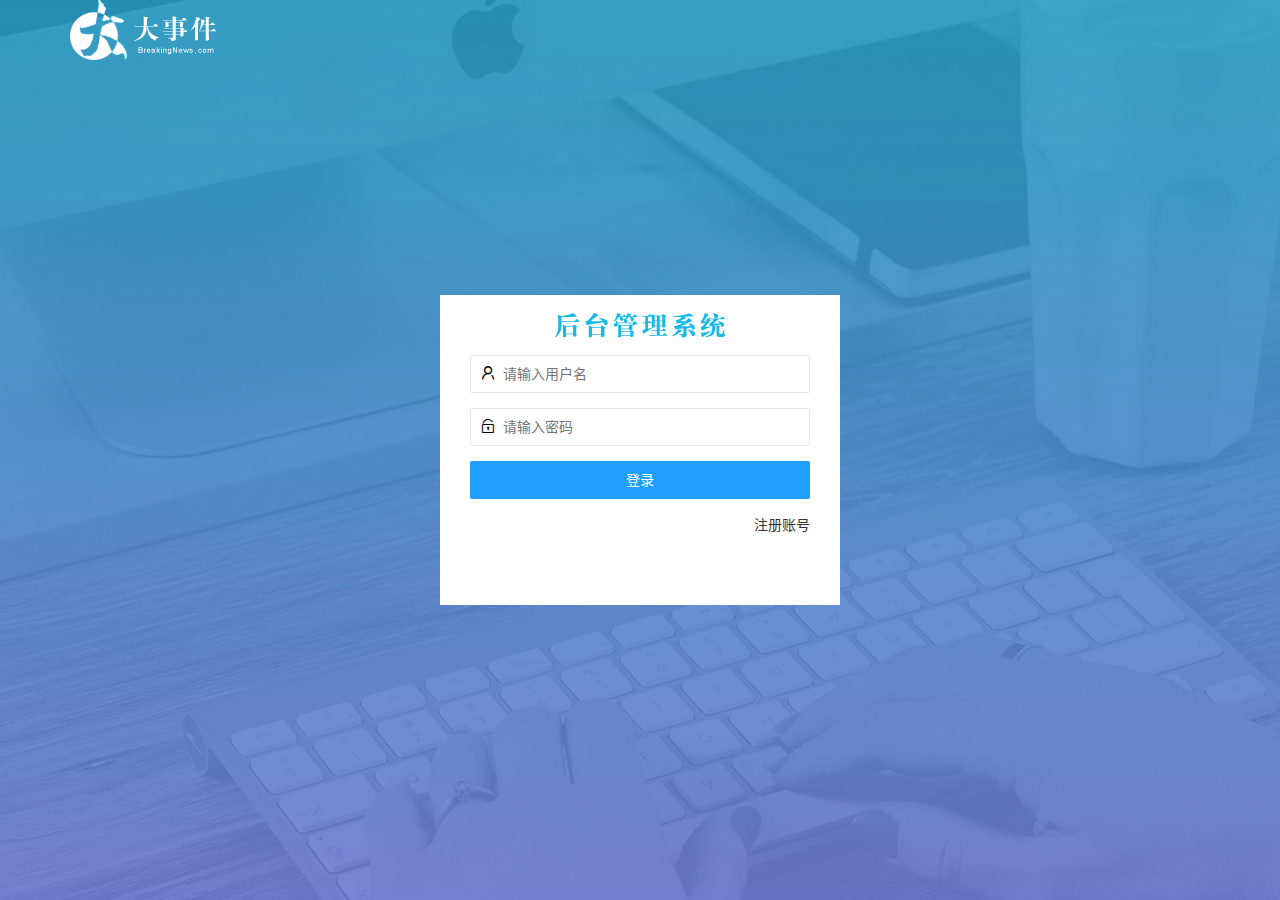
<file: log.html>
<!DOCTYPE html>
<html lang="zh-CN">

<head>
    <meta charset="UTF-8">
    <meta name="viewport"
        content="width=device-width, user-scalable=no, initial-scale=1.0, maximum-scale=1.0, minimum-scale=1.0">
    <meta http-equiv="X-UA-Compatible" content="ie=edge">
    <title>Document</title>
    <!-- 自己页面的制作 -->
    <link rel="stylesheet" href="/assets/css/log.css">

    <!-- 引入layui -->
    <link rel="stylesheet" href="/assets/lib/layui/css/layui.css">
  
</head>

<body>
    <!-- 头部的logo区 -->
    <div class="layui-main">
        
        <img src="/assets/images/logo.png" alt="">
    </div>

    <!-- 登录注册按钮 -->

    <div class="denglu">
        <div class="xiaotu"></div>
        <!-- 登录的div -->
        <div class="longin-box">
            <!-- 登录的表单 -->
            <form class="layui-form" id = "form_login">
                <!-- 用户名 -->
                <div class="layui-form-item">
                    <i class="layui-icon layui-icon-username"></i>   
                    <input type="text" name="username" lay-verify="required" placeholder="请输入用户名"
                        autocomplete="off" class="layui-input">
                </div>
                <!-- 用户密码 -->
                <div class="layui-form-item">
                    <i class="layui-icon layui-icon-password"></i>   
                    <input type="password" name="password" lay-verify="required|pwd" placeholder="请输入密码"
                        autocomplete="off" class="layui-input">
                </div>
                <!-- 按钮 -->
                <div class="layui-form-item">
                    <!-- 注意 表单按钮与提交按钮的区别就是lay-submit-->
                    <button class="layui-btn layui-btn-fluid layui-btn-normal" lay-submit layui-btn-norma>登录</button>
                </div>
                <div class="layui-form-item links">
                    <a href="javascript:;" id="long-box1">注册账号</a>
                </div>


            </form>

           

        </div>
        <!-- 注册的div -->
        <div class="reg-box" >
            <!-- 注册的表单 -->
            <form class="layui-form" id = "form-reg">
                <!-- 用户名 -->
                <div class="layui-form-item">
                    <i class="layui-icon layui-icon-username"></i>   
                    <input type="text" name="username"  lay-verify="required" placeholder="请输入用户名"
                        autocomplete="off" class="layui-input">
                </div>
                <!-- 用户密码 -->
                <div class="layui-form-item">
                    <i class="layui-icon layui-icon-password"></i>   
                    <input type="password" name="password" lay-verify="required|pwd" placeholder="请输入密码"
                        autocomplete="off" class="layui-input">
                </div>
                <!-- 再次确认按钮 -->
                <div class="layui-form-item">
                    <i class="layui-icon layui-icon-password"></i>   
                    <input type="password" name="readypassword" lay-verify="required|ped|repwd" placeholder="再次确认密码"
                        autocomplete="off" class="layui-input">
                </div>
                <!-- 按钮 -->
                <div class="layui-form-item">
                    <!-- 注意 表单按钮与提交按钮的区别就是lay-submit-->
                    <button class="layui-btn layui-btn-fluid layui-btn-normal" lay-submit layui-btn-norma>注册</button>
                </div>
                <div class="layui-form-item links">
                    <a href="javascript:;" id="reg-box2">去登陆</a>
                </div>


            </form>
           
        </div>
    </div>
    <script src="assets/lib/jquery.js"></script>
    <!-- 导入自己封装的baseAPI -->
    <script src="/assets/js/baseAPI.js"></script>
<!-- 导入layuijs文件 -->
<script src="/assets/lib/layui/layui.all.js"></script>

<script src="/assets/js/log.js"></script>



</body>

</html>
</file>
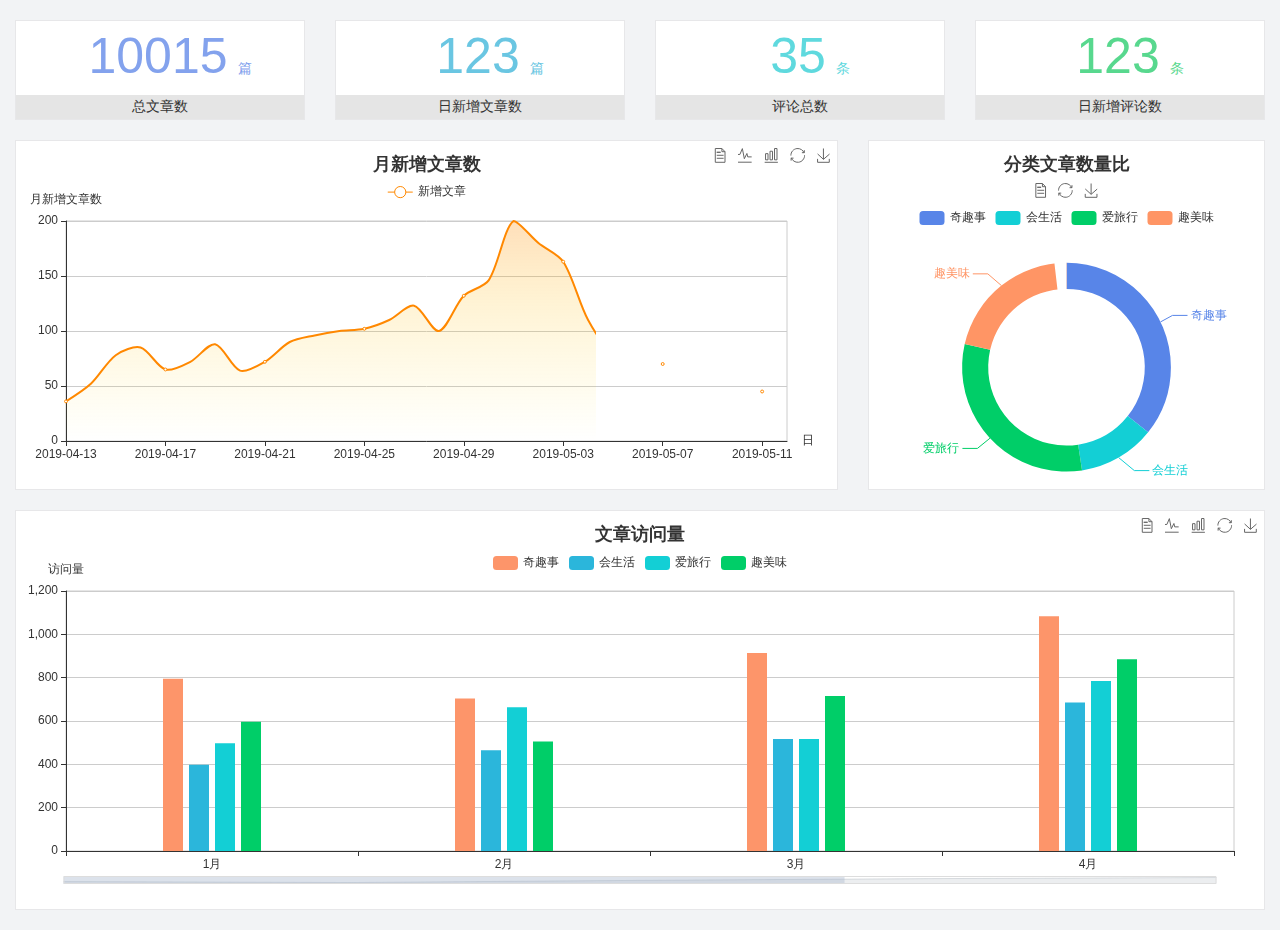
<file: home/dashboard.html>
<!DOCTYPE html>
<html lang="en">

<head>
  <meta charset="UTF-8">
  <meta name="viewport" content="width=device-width, initial-scale=1.0">
  <meta http-equiv="X-UA-Compatible" content="ie=edge">
  <title>图表统计</title>
  <link rel="stylesheet" href="../../assets/lib/bootstrap.css" />
  <link rel="stylesheet" href="../../assets/lib/main.css" />
  <script src="../../assets/lib/jquery.js"></script>
  <script type="text/javascript" src="../../assets/lib/echarts.min.js"></script>
</head>

<body>
  <div class="container-fluid">
    <div class="row spannel_list">
      <div class="col-sm-3 col-xs-6">
        <div class="spannel">
          <em>10015</em><span>篇</span>
          <b>总文章数</b>
        </div>
      </div>
      <div class="col-sm-3 col-xs-6">
        <div class="spannel scolor01">
          <em>123</em><span>篇</span>
          <b>日新增文章数</b>
        </div>
      </div>
      <div class="col-sm-3 col-xs-6">
        <div class="spannel scolor02">
          <em>35</em><span>条</span>
          <b>评论总数</b>
        </div>
      </div>
      <div class="col-sm-3 col-xs-6">
        <div class="spannel scolor03">
          <em>123</em><span>条</span>
          <b>日新增评论数</b>
        </div>
      </div>
    </div>
  </div>

  <div class="container-fluid">
    <div class="row curve-pie">
      <div class="col-lg-8 col-md-8">
        <div class="gragh_pannel" id="curve_show"></div>
      </div>
      <div class="col-lg-4 col-md-4">
        <div class="gragh_pannel" id="pie_show"></div>
      </div>
    </div>
  </div>

  <div class="container-fluid">
    <div class="column_pannel" id="column_show"></div>
  </div>

  <script>
    var oChart = echarts.init(document.getElementById('curve_show'));
    var aList_all = [
      { 'count': 36, 'date': '2019-04-13' },
      { 'count': 52, 'date': '2019-04-14' },
      { 'count': 78, 'date': '2019-04-15' },
      { 'count': 85, 'date': '2019-04-16' },
      { 'count': 65, 'date': '2019-04-17' },
      { 'count': 72, 'date': '2019-04-18' },
      { 'count': 88, 'date': '2019-04-19' },
      { 'count': 64, 'date': '2019-04-20' },
      { 'count': 72, 'date': '2019-04-21' },
      { 'count': 90, 'date': '2019-04-22' },
      { 'count': 96, 'date': '2019-04-23' },
      { 'count': 100, 'date': '2019-04-24' },
      { 'count': 102, 'date': '2019-04-25' },
      { 'count': 110, 'date': '2019-04-26' },
      { 'count': 123, 'date': '2019-04-27' },
      { 'count': 100, 'date': '2019-04-28' },
      { 'count': 132, 'date': '2019-04-29' },
      { 'count': 146, 'date': '2019-04-30' },
      { 'count': 200, 'date': '2019-05-01' },
      { 'count': 180, 'date': '2019-05-02' },
      { 'count': 163, 'date': '2019-05-03' },
      { 'count': 110, 'date': '2019-05-04' },
      { 'count': 80, 'date': '2019-05-05' },
      { 'count': 82, 'date': '2019-05-06' },
      { 'count': 70, 'date': '2019-05-07' },
      { 'count': 65, 'date': '2019-05-08' },
      { 'count': 54, 'date': '2019-05-09' },
      { 'count': 40, 'date': '2019-05-10' },
      { 'count': 45, 'date': '2019-05-11' },
      { 'count': 38, 'date': '2019-05-12' },
    ];

    let aCount = [];
    let aDate = [];

    for (var i = 0; i < aList_all.length; i++) {
      aCount.push(aList_all[i].count);
      aDate.push(aList_all[i].date);
    }

    var chartopt = {
      title: {
        text: '月新增文章数',
        left: 'center',
        top: '10'
      },
      tooltip: {
        trigger: 'axis'
      },
      legend: {
        data: ['新增文章'],
        top: '40'
      },
      toolbox: {
        show: true,
        feature: {
          mark: { show: true },
          dataView: { show: true, readOnly: false },
          magicType: { show: true, type: ['line', 'bar'] },
          restore: { show: true },
          saveAsImage: { show: true }
        }
      },
      calculable: true,
      xAxis: [
        {
          name: '日',
          type: 'category',
          boundaryGap: false,
          data: aDate
        }
      ],
      yAxis: [
        {
          name: '月新增文章数',
          type: 'value'
        }
      ],
      series: [
        {
          name: '新增文章',
          type: 'line',
          smooth: true,
          itemStyle: { normal: { areaStyle: { type: 'default' }, color: '#f80' }, lineStyle: { color: '#f80' } },
          data: aCount
        }],
      areaStyle: {
        normal: {
          color: new echarts.graphic.LinearGradient(0, 0, 0, 1, [{
            offset: 0,
            color: 'rgba(255,136,0,0.39)'
          }, {
            offset: .34,
            color: 'rgba(255,180,0,0.25)'
          }, {
            offset: 1,
            color: 'rgba(255,222,0,0.00)'
          }])

        }
      },
      grid: {
        show: true,
        x: 50,
        x2: 50,
        y: 80,
        height: 220
      }
    };

    oChart.setOption(chartopt);


    var oPie = echarts.init(document.getElementById('pie_show'));
    var oPieopt =
    {
      title: {
        top: 10,
        text: '分类文章数量比',
        x: 'center'
      },
      tooltip: {
        trigger: 'item',
        formatter: "{a} <br/>{b} : {c} ({d}%)"
      },
      color: ['#5885e8', '#13cfd5', '#00ce68', '#ff9565'],
      legend: {
        x: 'center',
        top: 65,
        data: ['奇趣事', '会生活', '爱旅行', '趣美味']
      },
      toolbox: {
        show: true,
        x: 'center',
        top: 35,
        feature: {
          mark: { show: true },
          dataView: { show: true, readOnly: false },
          magicType: {
            show: true,
            type: ['pie', 'funnel'],
            option: {
              funnel: {
                x: '25%',
                width: '50%',
                funnelAlign: 'left',
                max: 1548
              }
            }
          },
          restore: { show: true },
          saveAsImage: { show: true }
        }
      },
      calculable: true,
      series: [
        {
          name: '访问来源',
          type: 'pie',
          radius: ['45%', '60%'],
          center: ['50%', '65%'],
          data: [
            { value: 300, name: '奇趣事' },
            { value: 100, name: '会生活' },
            { value: 260, name: '爱旅行' },
            { value: 180, name: '趣美味' }
          ]
        }
      ]
    };
    oPie.setOption(oPieopt);



    var oColumn = this.echarts.init(document.getElementById('column_show'));
    var oColumnopt =
    {
      title: {
        text: '文章访问量',
        left: 'center',
        top: '10'
      },
      tooltip: {
        trigger: 'axis'
      },
      legend: {
        data: ['奇趣事', '会生活', '爱旅行', '趣美味'],
        top: '40'
      },
      toolbox: {
        show: true,
        feature: {
          mark: { show: true },
          dataView: { show: true, readOnly: false },
          magicType: { show: true, type: ['line', 'bar'] },
          restore: { show: true },
          saveAsImage: { show: true }
        }
      },
      calculable: true,
      xAxis: [
        {
          type: 'category',
          data: ['1月', '2月', '3月', '4月', '5月']
        }
      ],
      yAxis: [
        {
          name: '访问量',
          type: 'value'
        }
      ],
      series: [
        {
          name: '奇趣事',
          type: 'bar',
          barWidth: 20,
          itemStyle: {
            normal: { areaStyle: { type: 'default' }, color: '#fd956a' }
          },
          data: [800, 708, 920, 1090, 1200]
        },
        {
          name: '会生活',
          type: 'bar',
          barWidth: 20,
          itemStyle: {
            normal: { areaStyle: { type: 'default' }, color: '#2bb6db' }
          },
          data: [400, 468, 520, 690, 800]
        },
        {
          name: '爱旅行',
          type: 'bar',
          barWidth: 20,
          itemStyle: {
            normal: { areaStyle: { type: 'default' }, color: '#13cfd5' }
          },
          data: [500, 668, 520, 790, 900]
        },
        {
          name: '趣美味',
          type: 'bar',
          barWidth: 20,
          itemStyle: {
            normal: { areaStyle: { type: 'default' }, color: '#00ce68' }
          },
          data: [600, 508, 720, 890, 1000]
        }
      ],
      grid: {
        show: true,
        x: 50,
        x2: 30,
        y: 80,
        height: 260
      },
      dataZoom: [//给x轴设置滚动条
        {
          start: 0,//默认为0
          end: 100 - 1000 / 31,//默认为100
          type: 'slider',
          show: true,
          xAxisIndex: [0],
          handleSize: 0,//滑动条的 左右2个滑动条的大小
          height: 8,//组件高度
          left: 45, //左边的距离
          right: 50,//右边的距离
          bottom: 26,//右边的距离
          handleColor: '#ddd',//h滑动图标的颜色
          handleStyle: {
            borderColor: "#cacaca",
            borderWidth: "1",
            shadowBlur: 2,
            background: "#ddd",
            shadowColor: "#ddd",
          }
        }]
    };
    oColumn.setOption(oColumnopt);
  </script>
</body>

</html>
</file>
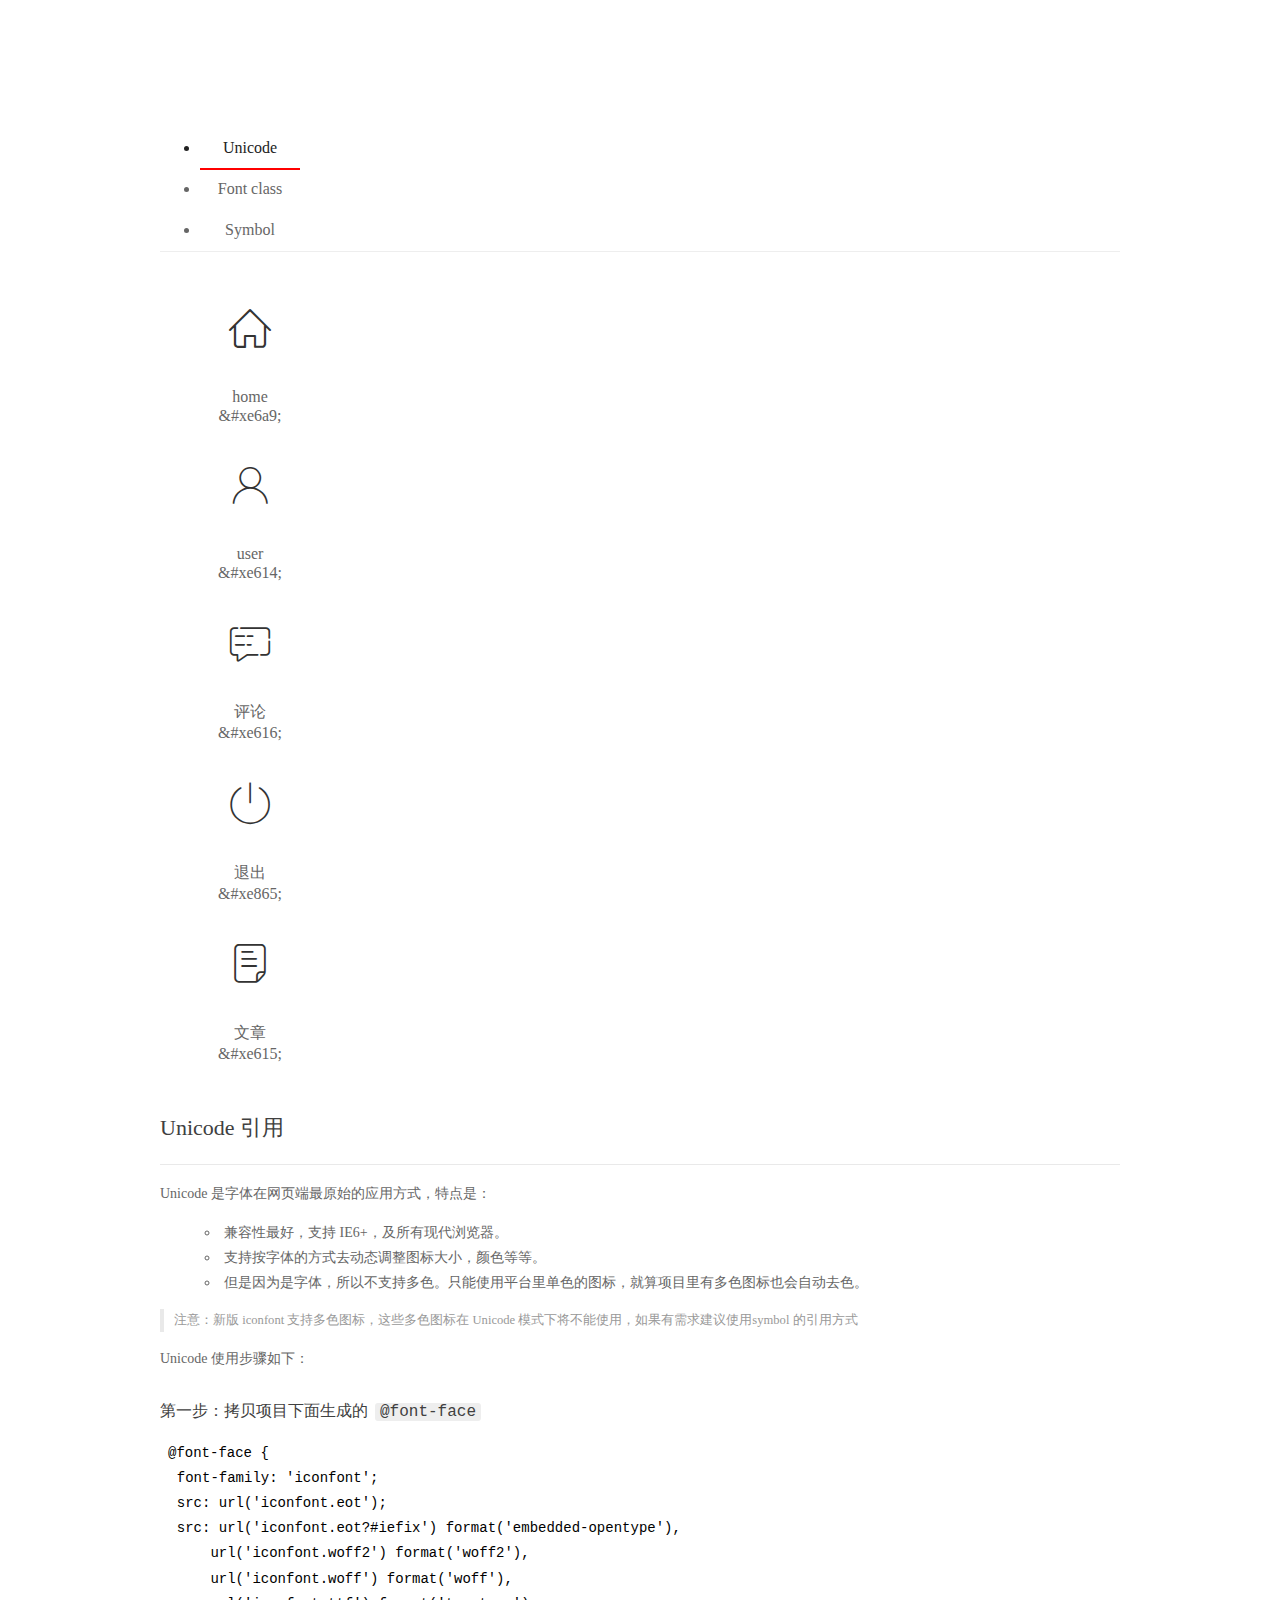
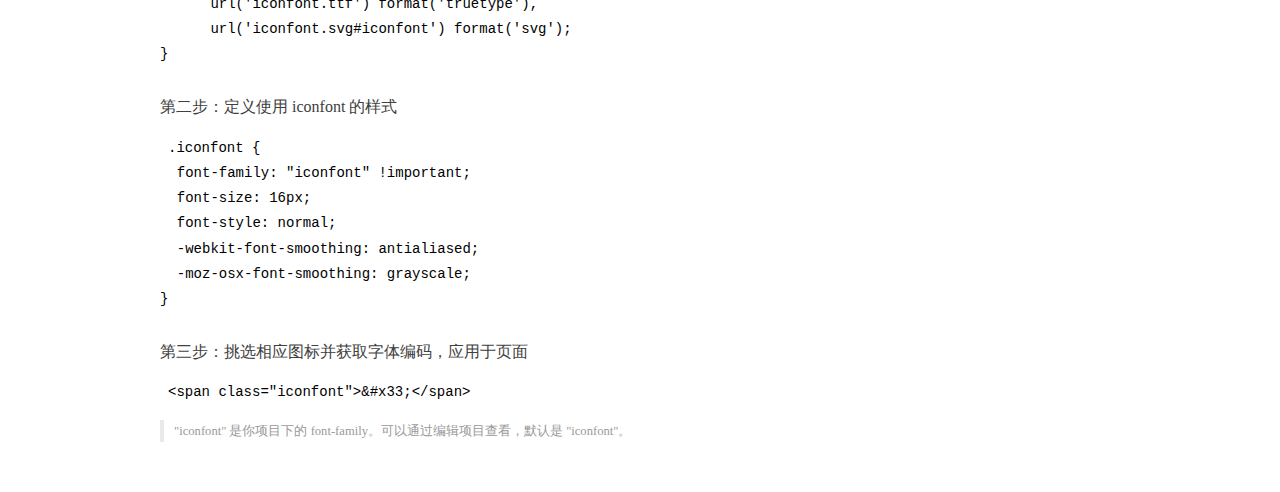
<file: assets/fonts/demo_index.html>
<!DOCTYPE html>
<html>
<head>
  <meta charset="utf-8"/>
  <title>IconFont Demo</title>
  <link rel="shortcut icon" href="https://gtms04.alicdn.com/tps/i4/TB1_oz6GVXXXXaFXpXXJDFnIXXX-64-64.ico" type="image/x-icon"/>
  <link rel="stylesheet" href="https://g.alicdn.com/thx/cube/1.3.2/cube.min.css">
  <link rel="stylesheet" href="demo.css">
  <link rel="stylesheet" href="iconfont.css">
  <script src="iconfont.js"></script>
  <!-- jQuery -->
  <script src="https://a1.alicdn.com/oss/uploads/2018/12/26/7bfddb60-08e8-11e9-9b04-53e73bb6408b.js"></script>
  <!-- 代码高亮 -->
  <script src="https://a1.alicdn.com/oss/uploads/2018/12/26/a3f714d0-08e6-11e9-8a15-ebf944d7534c.js"></script>
</head>
<body>
  <div class="main">
    <h1 class="logo"><a href="https://www.iconfont.cn/" title="iconfont 首页" target="_blank">&#xe86b;</a></h1>
    <div class="nav-tabs">
      <ul id="tabs" class="dib-box">
        <li class="dib active"><span>Unicode</span></li>
        <li class="dib"><span>Font class</span></li>
        <li class="dib"><span>Symbol</span></li>
      </ul>
      
    </div>
    <div class="tab-container">
      <div class="content unicode" style="display: block;">
          <ul class="icon_lists dib-box">
          
            <li class="dib">
              <span class="icon iconfont">&#xe6a9;</span>
                <div class="name">home</div>
                <div class="code-name">&amp;#xe6a9;</div>
              </li>
          
            <li class="dib">
              <span class="icon iconfont">&#xe614;</span>
                <div class="name">user</div>
                <div class="code-name">&amp;#xe614;</div>
              </li>
          
            <li class="dib">
              <span class="icon iconfont">&#xe616;</span>
                <div class="name">评论</div>
                <div class="code-name">&amp;#xe616;</div>
              </li>
          
            <li class="dib">
              <span class="icon iconfont">&#xe865;</span>
                <div class="name">退出</div>
                <div class="code-name">&amp;#xe865;</div>
              </li>
          
            <li class="dib">
              <span class="icon iconfont">&#xe615;</span>
                <div class="name">文章</div>
                <div class="code-name">&amp;#xe615;</div>
              </li>
          
          </ul>
          <div class="article markdown">
          <h2 id="unicode-">Unicode 引用</h2>
          <hr>

          <p>Unicode 是字体在网页端最原始的应用方式，特点是：</p>
          <ul>
            <li>兼容性最好，支持 IE6+，及所有现代浏览器。</li>
            <li>支持按字体的方式去动态调整图标大小，颜色等等。</li>
            <li>但是因为是字体，所以不支持多色。只能使用平台里单色的图标，就算项目里有多色图标也会自动去色。</li>
          </ul>
          <blockquote>
            <p>注意：新版 iconfont 支持多色图标，这些多色图标在 Unicode 模式下将不能使用，如果有需求建议使用symbol 的引用方式</p>
          </blockquote>
          <p>Unicode 使用步骤如下：</p>
          <h3 id="-font-face">第一步：拷贝项目下面生成的 <code>@font-face</code></h3>
<pre><code class="language-css"
>@font-face {
  font-family: 'iconfont';
  src: url('iconfont.eot');
  src: url('iconfont.eot?#iefix') format('embedded-opentype'),
      url('iconfont.woff2') format('woff2'),
      url('iconfont.woff') format('woff'),
      url('iconfont.ttf') format('truetype'),
      url('iconfont.svg#iconfont') format('svg');
}
</code></pre>
          <h3 id="-iconfont-">第二步：定义使用 iconfont 的样式</h3>
<pre><code class="language-css"
>.iconfont {
  font-family: "iconfont" !important;
  font-size: 16px;
  font-style: normal;
  -webkit-font-smoothing: antialiased;
  -moz-osx-font-smoothing: grayscale;
}
</code></pre>
          <h3 id="-">第三步：挑选相应图标并获取字体编码，应用于页面</h3>
<pre>
<code class="language-html"
>&lt;span class="iconfont"&gt;&amp;#x33;&lt;/span&gt;
</code></pre>
          <blockquote>
            <p>"iconfont" 是你项目下的 font-family。可以通过编辑项目查看，默认是 "iconfont"。</p>
          </blockquote>
          </div>
      </div>
      <div class="content font-class">
        <ul class="icon_lists dib-box">
          
          <li class="dib">
            <span class="icon iconfont icon-home"></span>
            <div class="name">
              home
            </div>
            <div class="code-name">.icon-home
            </div>
          </li>
          
          <li class="dib">
            <span class="icon iconfont icon-user"></span>
            <div class="name">
              user
            </div>
            <div class="code-name">.icon-user
            </div>
          </li>
          
          <li class="dib">
            <span class="icon iconfont icon-pinglun"></span>
            <div class="name">
              评论
            </div>
            <div class="code-name">.icon-pinglun
            </div>
          </li>
          
          <li class="dib">
            <span class="icon iconfont icon-tuichu"></span>
            <div class="name">
              退出
            </div>
            <div class="code-name">.icon-tuichu
            </div>
          </li>
          
          <li class="dib">
            <span class="icon iconfont icon-16"></span>
            <div class="name">
              文章
            </div>
            <div class="code-name">.icon-16
            </div>
          </li>
          
        </ul>
        <div class="article markdown">
        <h2 id="font-class-">font-class 引用</h2>
        <hr>

        <p>font-class 是 Unicode 使用方式的一种变种，主要是解决 Unicode 书写不直观，语意不明确的问题。</p>
        <p>与 Unicode 使用方式相比，具有如下特点：</p>
        <ul>
          <li>兼容性良好，支持 IE8+，及所有现代浏览器。</li>
          <li>相比于 Unicode 语意明确，书写更直观。可以很容易分辨这个 icon 是什么。</li>
          <li>因为使用 class 来定义图标，所以当要替换图标时，只需要修改 class 里面的 Unicode 引用。</li>
          <li>不过因为本质上还是使用的字体，所以多色图标还是不支持的。</li>
        </ul>
        <p>使用步骤如下：</p>
        <h3 id="-fontclass-">第一步：引入项目下面生成的 fontclass 代码：</h3>
<pre><code class="language-html">&lt;link rel="stylesheet" href="./iconfont.css"&gt;
</code></pre>
        <h3 id="-">第二步：挑选相应图标并获取类名，应用于页面：</h3>
<pre><code class="language-html">&lt;span class="iconfont icon-xxx"&gt;&lt;/span&gt;
</code></pre>
        <blockquote>
          <p>"
            iconfont" 是你项目下的 font-family。可以通过编辑项目查看，默认是 "iconfont"。</p>
        </blockquote>
      </div>
      </div>
      <div class="content symbol">
          <ul class="icon_lists dib-box">
          
            <li class="dib">
                <svg class="icon svg-icon" aria-hidden="true">
                  <use xlink:href="#icon-home"></use>
                </svg>
                <div class="name">home</div>
                <div class="code-name">#icon-home</div>
            </li>
          
            <li class="dib">
                <svg class="icon svg-icon" aria-hidden="true">
                  <use xlink:href="#icon-user"></use>
                </svg>
                <div class="name">user</div>
                <div class="code-name">#icon-user</div>
            </li>
          
            <li class="dib">
                <svg class="icon svg-icon" aria-hidden="true">
                  <use xlink:href="#icon-pinglun"></use>
                </svg>
                <div class="name">评论</div>
                <div class="code-name">#icon-pinglun</div>
            </li>
          
            <li class="dib">
                <svg class="icon svg-icon" aria-hidden="true">
                  <use xlink:href="#icon-tuichu"></use>
                </svg>
                <div class="name">退出</div>
                <div class="code-name">#icon-tuichu</div>
            </li>
          
            <li class="dib">
                <svg class="icon svg-icon" aria-hidden="true">
                  <use xlink:href="#icon-16"></use>
                </svg>
                <div class="name">文章</div>
                <div class="code-name">#icon-16</div>
            </li>
          
          </ul>
          <div class="article markdown">
          <h2 id="symbol-">Symbol 引用</h2>
          <hr>

          <p>这是一种全新的使用方式，应该说这才是未来的主流，也是平台目前推荐的用法。相关介绍可以参考这篇<a href="">文章</a>
            这种用法其实是做了一个 SVG 的集合，与另外两种相比具有如下特点：</p>
          <ul>
            <li>支持多色图标了，不再受单色限制。</li>
            <li>通过一些技巧，支持像字体那样，通过 <code>font-size</code>, <code>color</code> 来调整样式。</li>
            <li>兼容性较差，支持 IE9+，及现代浏览器。</li>
            <li>浏览器渲染 SVG 的性能一般，还不如 png。</li>
          </ul>
          <p>使用步骤如下：</p>
          <h3 id="-symbol-">第一步：引入项目下面生成的 symbol 代码：</h3>
<pre><code class="language-html">&lt;script src="./iconfont.js"&gt;&lt;/script&gt;
</code></pre>
          <h3 id="-css-">第二步：加入通用 CSS 代码（引入一次就行）：</h3>
<pre><code class="language-html">&lt;style&gt;
.icon {
  width: 1em;
  height: 1em;
  vertical-align: -0.15em;
  fill: currentColor;
  overflow: hidden;
}
&lt;/style&gt;
</code></pre>
          <h3 id="-">第三步：挑选相应图标并获取类名，应用于页面：</h3>
<pre><code class="language-html">&lt;svg class="icon" aria-hidden="true"&gt;
  &lt;use xlink:href="#icon-xxx"&gt;&lt;/use&gt;
&lt;/svg&gt;
</code></pre>
          </div>
      </div>

    </div>
  </div>
  <script>
  $(document).ready(function () {
      $('.tab-container .content:first').show()

      $('#tabs li').click(function (e) {
        var tabContent = $('.tab-container .content')
        var index = $(this).index()

        if ($(this).hasClass('active')) {
          return
        } else {
          $('#tabs li').removeClass('active')
          $(this).addClass('active')

          tabContent.hide().eq(index).fadeIn()
        }
      })
    })
  </script>
</body>
</html>
</file>
<file: assets/css/log.css>
html,
body {
    margin: 0;
    padding: 0;
    height: 100%;
    width: 100%;
    background: url('../images/login_bg.jpg') no-repeat center;
    background-size: cover;
}
.denglu {
    width: 400px;
    height: 310px;
    background-color: #fff;
    position: absolute;
    left: 50%;
    top: 50%;
    transform:translate(-50%,-50%);

}
.xiaotu {
    width: 400px;
    height: 60px;
    background: url("../images/login_title.png") no-repeat center;
}
.reg-box {
    display: none;
}
.layui-form {
    padding: 0 30px;
}
.links {
  display: flex; 
  justify-content: flex-end; 

}
.links a{
    font-style: 12PX;
}
.layui-form-item {
    position: relative;
}
.layui-icon {
    position: absolute;
    left: 10px;
    top: 10px;
}
.layui-form-item .layui-input {
    padding-left: 32px;
}
</file>
<file: assets/lib/layui/css/layui.css>
/** layui-v2.5.5 MIT License By https://www.layui.com */
 .layui-inline,img{display:inline-block;vertical-align:middle}h1,h2,h3,h4,h5,h6{font-weight:400}.layui-edge,.layui-header,.layui-inline,.layui-main{position:relative}.layui-body,.layui-edge,.layui-elip{overflow:hidden}.layui-btn,.layui-edge,.layui-inline,img{vertical-align:middle}.layui-btn,.layui-disabled,.layui-icon,.layui-unselect{-moz-user-select:none;-webkit-user-select:none;-ms-user-select:none}.layui-elip,.layui-form-checkbox span,.layui-form-pane .layui-form-label{text-overflow:ellipsis;white-space:nowrap}.layui-breadcrumb,.layui-tree-btnGroup{visibility:hidden}blockquote,body,button,dd,div,dl,dt,form,h1,h2,h3,h4,h5,h6,input,li,ol,p,pre,td,textarea,th,ul{margin:0;padding:0;-webkit-tap-highlight-color:rgba(0,0,0,0)}a:active,a:hover{outline:0}img{border:none}li{list-style:none}table{border-collapse:collapse;border-spacing:0}h4,h5,h6{font-size:100%}button,input,optgroup,option,select,textarea{font-family:inherit;font-size:inherit;font-style:inherit;font-weight:inherit;outline:0}pre{white-space:pre-wrap;white-space:-moz-pre-wrap;white-space:-pre-wrap;white-space:-o-pre-wrap;word-wrap:break-word}body{line-height:24px;font:14px Helvetica Neue,Helvetica,PingFang SC,Tahoma,Arial,sans-serif}hr{height:1px;margin:10px 0;border:0;clear:both}a{color:#333;text-decoration:none}a:hover{color:#777}a cite{font-style:normal;*cursor:pointer}.layui-border-box,.layui-border-box *{box-sizing:border-box}.layui-box,.layui-box *{box-sizing:content-box}.layui-clear{clear:both;*zoom:1}.layui-clear:after{content:'\20';clear:both;*zoom:1;display:block;height:0}.layui-inline{*display:inline;*zoom:1}.layui-edge{display:inline-block;width:0;height:0;border-width:6px;border-style:dashed;border-color:transparent}.layui-edge-top{top:-4px;border-bottom-color:#999;border-bottom-style:solid}.layui-edge-right{border-left-color:#999;border-left-style:solid}.layui-edge-bottom{top:2px;border-top-color:#999;border-top-style:solid}.layui-edge-left{border-right-color:#999;border-right-style:solid}.layui-disabled,.layui-disabled:hover{color:#d2d2d2!important;cursor:not-allowed!important}.layui-circle{border-radius:100%}.layui-show{display:block!important}.layui-hide{display:none!important}@font-face{font-family:layui-icon;src:url(../font/iconfont.eot?v=250);src:url(../font/iconfont.eot?v=250#iefix) format('embedded-opentype'),url(../font/iconfont.woff2?v=250) format('woff2'),url(../font/iconfont.woff?v=250) format('woff'),url(../font/iconfont.ttf?v=250) format('truetype'),url(../font/iconfont.svg?v=250#layui-icon) format('svg')}.layui-icon{font-family:layui-icon!important;font-size:16px;font-style:normal;-webkit-font-smoothing:antialiased;-moz-osx-font-smoothing:grayscale}.layui-icon-reply-fill:before{content:"\e611"}.layui-icon-set-fill:before{content:"\e614"}.layui-icon-menu-fill:before{content:"\e60f"}.layui-icon-search:before{content:"\e615"}.layui-icon-share:before{content:"\e641"}.layui-icon-set-sm:before{content:"\e620"}.layui-icon-engine:before{content:"\e628"}.layui-icon-close:before{content:"\1006"}.layui-icon-close-fill:before{content:"\1007"}.layui-icon-chart-screen:before{content:"\e629"}.layui-icon-star:before{content:"\e600"}.layui-icon-circle-dot:before{content:"\e617"}.layui-icon-chat:before{content:"\e606"}.layui-icon-release:before{content:"\e609"}.layui-icon-list:before{content:"\e60a"}.layui-icon-chart:before{content:"\e62c"}.layui-icon-ok-circle:before{content:"\1005"}.layui-icon-layim-theme:before{content:"\e61b"}.layui-icon-table:before{content:"\e62d"}.layui-icon-right:before{content:"\e602"}.layui-icon-left:before{content:"\e603"}.layui-icon-cart-simple:before{content:"\e698"}.layui-icon-face-cry:before{content:"\e69c"}.layui-icon-face-smile:before{content:"\e6af"}.layui-icon-survey:before{content:"\e6b2"}.layui-icon-tree:before{content:"\e62e"}.layui-icon-upload-circle:before{content:"\e62f"}.layui-icon-add-circle:before{content:"\e61f"}.layui-icon-download-circle:before{content:"\e601"}.layui-icon-templeate-1:before{content:"\e630"}.layui-icon-util:before{content:"\e631"}.layui-icon-face-surprised:before{content:"\e664"}.layui-icon-edit:before{content:"\e642"}.layui-icon-speaker:before{content:"\e645"}.layui-icon-down:before{content:"\e61a"}.layui-icon-file:before{content:"\e621"}.layui-icon-layouts:before{content:"\e632"}.layui-icon-rate-half:before{content:"\e6c9"}.layui-icon-add-circle-fine:before{content:"\e608"}.layui-icon-prev-circle:before{content:"\e633"}.layui-icon-read:before{content:"\e705"}.layui-icon-404:before{content:"\e61c"}.layui-icon-carousel:before{content:"\e634"}.layui-icon-help:before{content:"\e607"}.layui-icon-code-circle:before{content:"\e635"}.layui-icon-water:before{content:"\e636"}.layui-icon-username:before{content:"\e66f"}.layui-icon-find-fill:before{content:"\e670"}.layui-icon-about:before{content:"\e60b"}.layui-icon-location:before{content:"\e715"}.layui-icon-up:before{content:"\e619"}.layui-icon-pause:before{content:"\e651"}.layui-icon-date:before{content:"\e637"}.layui-icon-layim-uploadfile:before{content:"\e61d"}.layui-icon-delete:before{content:"\e640"}.layui-icon-play:before{content:"\e652"}.layui-icon-top:before{content:"\e604"}.layui-icon-friends:before{content:"\e612"}.layui-icon-refresh-3:before{content:"\e9aa"}.layui-icon-ok:before{content:"\e605"}.layui-icon-layer:before{content:"\e638"}.layui-icon-face-smile-fine:before{content:"\e60c"}.layui-icon-dollar:before{content:"\e659"}.layui-icon-group:before{content:"\e613"}.layui-icon-layim-download:before{content:"\e61e"}.layui-icon-picture-fine:before{content:"\e60d"}.layui-icon-link:before{content:"\e64c"}.layui-icon-diamond:before{content:"\e735"}.layui-icon-log:before{content:"\e60e"}.layui-icon-rate-solid:before{content:"\e67a"}.layui-icon-fonts-del:before{content:"\e64f"}.layui-icon-unlink:before{content:"\e64d"}.layui-icon-fonts-clear:before{content:"\e639"}.layui-icon-triangle-r:before{content:"\e623"}.layui-icon-circle:before{content:"\e63f"}.layui-icon-radio:before{content:"\e643"}.layui-icon-align-center:before{content:"\e647"}.layui-icon-align-right:before{content:"\e648"}.layui-icon-align-left:before{content:"\e649"}.layui-icon-loading-1:before{content:"\e63e"}.layui-icon-return:before{content:"\e65c"}.layui-icon-fonts-strong:before{content:"\e62b"}.layui-icon-upload:before{content:"\e67c"}.layui-icon-dialogue:before{content:"\e63a"}.layui-icon-video:before{content:"\e6ed"}.layui-icon-headset:before{content:"\e6fc"}.layui-icon-cellphone-fine:before{content:"\e63b"}.layui-icon-add-1:before{content:"\e654"}.layui-icon-face-smile-b:before{content:"\e650"}.layui-icon-fonts-html:before{content:"\e64b"}.layui-icon-form:before{content:"\e63c"}.layui-icon-cart:before{content:"\e657"}.layui-icon-camera-fill:before{content:"\e65d"}.layui-icon-tabs:before{content:"\e62a"}.layui-icon-fonts-code:before{content:"\e64e"}.layui-icon-fire:before{content:"\e756"}.layui-icon-set:before{content:"\e716"}.layui-icon-fonts-u:before{content:"\e646"}.layui-icon-triangle-d:before{content:"\e625"}.layui-icon-tips:before{content:"\e702"}.layui-icon-picture:before{content:"\e64a"}.layui-icon-more-vertical:before{content:"\e671"}.layui-icon-flag:before{content:"\e66c"}.layui-icon-loading:before{content:"\e63d"}.layui-icon-fonts-i:before{content:"\e644"}.layui-icon-refresh-1:before{content:"\e666"}.layui-icon-rmb:before{content:"\e65e"}.layui-icon-home:before{content:"\e68e"}.layui-icon-user:before{content:"\e770"}.layui-icon-notice:before{content:"\e667"}.layui-icon-login-weibo:before{content:"\e675"}.layui-icon-voice:before{content:"\e688"}.layui-icon-upload-drag:before{content:"\e681"}.layui-icon-login-qq:before{content:"\e676"}.layui-icon-snowflake:before{content:"\e6b1"}.layui-icon-file-b:before{content:"\e655"}.layui-icon-template:before{content:"\e663"}.layui-icon-auz:before{content:"\e672"}.layui-icon-console:before{content:"\e665"}.layui-icon-app:before{content:"\e653"}.layui-icon-prev:before{content:"\e65a"}.layui-icon-website:before{content:"\e7ae"}.layui-icon-next:before{content:"\e65b"}.layui-icon-component:before{content:"\e857"}.layui-icon-more:before{content:"\e65f"}.layui-icon-login-wechat:before{content:"\e677"}.layui-icon-shrink-right:before{content:"\e668"}.layui-icon-spread-left:before{content:"\e66b"}.layui-icon-camera:before{content:"\e660"}.layui-icon-note:before{content:"\e66e"}.layui-icon-refresh:before{content:"\e669"}.layui-icon-female:before{content:"\e661"}.layui-icon-male:before{content:"\e662"}.layui-icon-password:before{content:"\e673"}.layui-icon-senior:before{content:"\e674"}.layui-icon-theme:before{content:"\e66a"}.layui-icon-tread:before{content:"\e6c5"}.layui-icon-praise:before{content:"\e6c6"}.layui-icon-star-fill:before{content:"\e658"}.layui-icon-rate:before{content:"\e67b"}.layui-icon-template-1:before{content:"\e656"}.layui-icon-vercode:before{content:"\e679"}.layui-icon-cellphone:before{content:"\e678"}.layui-icon-screen-full:before{content:"\e622"}.layui-icon-screen-restore:before{content:"\e758"}.layui-icon-cols:before{content:"\e610"}.layui-icon-export:before{content:"\e67d"}.layui-icon-print:before{content:"\e66d"}.layui-icon-slider:before{content:"\e714"}.layui-icon-addition:before{content:"\e624"}.layui-icon-subtraction:before{content:"\e67e"}.layui-icon-service:before{content:"\e626"}.layui-icon-transfer:before{content:"\e691"}.layui-main{width:1140px;margin:0 auto}.layui-header{z-index:1000;height:60px}.layui-header a:hover{transition:all .5s;-webkit-transition:all .5s}.layui-side{position:fixed;left:0;top:0;bottom:0;z-index:999;width:200px;overflow-x:hidden}.layui-side-scroll{position:relative;width:220px;height:100%;overflow-x:hidden}.layui-body{position:absolute;left:200px;right:0;top:0;bottom:0;z-index:998;width:auto;overflow-y:auto;box-sizing:border-box}.layui-layout-body{overflow:hidden}.layui-layout-admin .layui-header{background-color:#23262E}.layui-layout-admin .layui-side{top:60px;width:200px;overflow-x:hidden}.layui-layout-admin .layui-body{position:fixed;top:60px;bottom:44px}.layui-layout-admin .layui-main{width:auto;margin:0 15px}.layui-layout-admin .layui-footer{position:fixed;left:200px;right:0;bottom:0;height:44px;line-height:44px;padding:0 15px;background-color:#eee}.layui-layout-admin .layui-logo{position:absolute;left:0;top:0;width:200px;height:100%;line-height:60px;text-align:center;color:#009688;font-size:16px}.layui-layout-admin .layui-header .layui-nav{background:0 0}.layui-layout-left{position:absolute!important;left:200px;top:0}.layui-layout-right{position:absolute!important;right:0;top:0}.layui-container{position:relative;margin:0 auto;padding:0 15px;box-sizing:border-box}.layui-fluid{position:relative;margin:0 auto;padding:0 15px}.layui-row:after,.layui-row:before{content:'';display:block;clear:both}.layui-col-lg1,.layui-col-lg10,.layui-col-lg11,.layui-col-lg12,.layui-col-lg2,.layui-col-lg3,.layui-col-lg4,.layui-col-lg5,.layui-col-lg6,.layui-col-lg7,.layui-col-lg8,.layui-col-lg9,.layui-col-md1,.layui-col-md10,.layui-col-md11,.layui-col-md12,.layui-col-md2,.layui-col-md3,.layui-col-md4,.layui-col-md5,.layui-col-md6,.layui-col-md7,.layui-col-md8,.layui-col-md9,.layui-col-sm1,.layui-col-sm10,.layui-col-sm11,.layui-col-sm12,.layui-col-sm2,.layui-col-sm3,.layui-col-sm4,.layui-col-sm5,.layui-col-sm6,.layui-col-sm7,.layui-col-sm8,.layui-col-sm9,.layui-col-xs1,.layui-col-xs10,.layui-col-xs11,.layui-col-xs12,.layui-col-xs2,.layui-col-xs3,.layui-col-xs4,.layui-col-xs5,.layui-col-xs6,.layui-col-xs7,.layui-col-xs8,.layui-col-xs9{position:relative;display:block;box-sizing:border-box}.layui-col-xs1,.layui-col-xs10,.layui-col-xs11,.layui-col-xs12,.layui-col-xs2,.layui-col-xs3,.layui-col-xs4,.layui-col-xs5,.layui-col-xs6,.layui-col-xs7,.layui-col-xs8,.layui-col-xs9{float:left}.layui-col-xs1{width:8.33333333%}.layui-col-xs2{width:16.66666667%}.layui-col-xs3{width:25%}.layui-col-xs4{width:33.33333333%}.layui-col-xs5{width:41.66666667%}.layui-col-xs6{width:50%}.layui-col-xs7{width:58.33333333%}.layui-col-xs8{width:66.66666667%}.layui-col-xs9{width:75%}.layui-col-xs10{width:83.33333333%}.layui-col-xs11{width:91.66666667%}.layui-col-xs12{width:100%}.layui-col-xs-offset1{margin-left:8.33333333%}.layui-col-xs-offset2{margin-left:16.66666667%}.layui-col-xs-offset3{margin-left:25%}.layui-col-xs-offset4{margin-left:33.33333333%}.layui-col-xs-offset5{margin-left:41.66666667%}.layui-col-xs-offset6{margin-left:50%}.layui-col-xs-offset7{margin-left:58.33333333%}.layui-col-xs-offset8{margin-left:66.66666667%}.layui-col-xs-offset9{margin-left:75%}.layui-col-xs-offset10{margin-left:83.33333333%}.layui-col-xs-offset11{margin-left:91.66666667%}.layui-col-xs-offset12{margin-left:100%}@media screen and (max-width:768px){.layui-hide-xs{display:none!important}.layui-show-xs-block{display:block!important}.layui-show-xs-inline{display:inline!important}.layui-show-xs-inline-block{display:inline-block!important}}@media screen and (min-width:768px){.layui-container{width:750px}.layui-hide-sm{display:none!important}.layui-show-sm-block{display:block!important}.layui-show-sm-inline{display:inline!important}.layui-show-sm-inline-block{display:inline-block!important}.layui-col-sm1,.layui-col-sm10,.layui-col-sm11,.layui-col-sm12,.layui-col-sm2,.layui-col-sm3,.layui-col-sm4,.layui-col-sm5,.layui-col-sm6,.layui-col-sm7,.layui-col-sm8,.layui-col-sm9{float:left}.layui-col-sm1{width:8.33333333%}.layui-col-sm2{width:16.66666667%}.layui-col-sm3{width:25%}.layui-col-sm4{width:33.33333333%}.layui-col-sm5{width:41.66666667%}.layui-col-sm6{width:50%}.layui-col-sm7{width:58.33333333%}.layui-col-sm8{width:66.66666667%}.layui-col-sm9{width:75%}.layui-col-sm10{width:83.33333333%}.layui-col-sm11{width:91.66666667%}.layui-col-sm12{width:100%}.layui-col-sm-offset1{margin-left:8.33333333%}.layui-col-sm-offset2{margin-left:16.66666667%}.layui-col-sm-offset3{margin-left:25%}.layui-col-sm-offset4{margin-left:33.33333333%}.layui-col-sm-offset5{margin-left:41.66666667%}.layui-col-sm-offset6{margin-left:50%}.layui-col-sm-offset7{margin-left:58.33333333%}.layui-col-sm-offset8{margin-left:66.66666667%}.layui-col-sm-offset9{margin-left:75%}.layui-col-sm-offset10{margin-left:83.33333333%}.layui-col-sm-offset11{margin-left:91.66666667%}.layui-col-sm-offset12{margin-left:100%}}@media screen and (min-width:992px){.layui-container{width:970px}.layui-hide-md{display:none!important}.layui-show-md-block{display:block!important}.layui-show-md-inline{display:inline!important}.layui-show-md-inline-block{display:inline-block!important}.layui-col-md1,.layui-col-md10,.layui-col-md11,.layui-col-md12,.layui-col-md2,.layui-col-md3,.layui-col-md4,.layui-col-md5,.layui-col-md6,.layui-col-md7,.layui-col-md8,.layui-col-md9{float:left}.layui-col-md1{width:8.33333333%}.layui-col-md2{width:16.66666667%}.layui-col-md3{width:25%}.layui-col-md4{width:33.33333333%}.layui-col-md5{width:41.66666667%}.layui-col-md6{width:50%}.layui-col-md7{width:58.33333333%}.layui-col-md8{width:66.66666667%}.layui-col-md9{width:75%}.layui-col-md10{width:83.33333333%}.layui-col-md11{width:91.66666667%}.layui-col-md12{width:100%}.layui-col-md-offset1{margin-left:8.33333333%}.layui-col-md-offset2{margin-left:16.66666667%}.layui-col-md-offset3{margin-left:25%}.layui-col-md-offset4{margin-left:33.33333333%}.layui-col-md-offset5{margin-left:41.66666667%}.layui-col-md-offset6{margin-left:50%}.layui-col-md-offset7{margin-left:58.33333333%}.layui-col-md-offset8{margin-left:66.66666667%}.layui-col-md-offset9{margin-left:75%}.layui-col-md-offset10{margin-left:83.33333333%}.layui-col-md-offset11{margin-left:91.66666667%}.layui-col-md-offset12{margin-left:100%}}@media screen and (min-width:1200px){.layui-container{width:1170px}.layui-hide-lg{display:none!important}.layui-show-lg-block{display:block!important}.layui-show-lg-inline{display:inline!important}.layui-show-lg-inline-block{display:inline-block!important}.layui-col-lg1,.layui-col-lg10,.layui-col-lg11,.layui-col-lg12,.layui-col-lg2,.layui-col-lg3,.layui-col-lg4,.layui-col-lg5,.layui-col-lg6,.layui-col-lg7,.layui-col-lg8,.layui-col-lg9{float:left}.layui-col-lg1{width:8.33333333%}.layui-col-lg2{width:16.66666667%}.layui-col-lg3{width:25%}.layui-col-lg4{width:33.33333333%}.layui-col-lg5{width:41.66666667%}.layui-col-lg6{width:50%}.layui-col-lg7{width:58.33333333%}.layui-col-lg8{width:66.66666667%}.layui-col-lg9{width:75%}.layui-col-lg10{width:83.33333333%}.layui-col-lg11{width:91.66666667%}.layui-col-lg12{width:100%}.layui-col-lg-offset1{margin-left:8.33333333%}.layui-col-lg-offset2{margin-left:16.66666667%}.layui-col-lg-offset3{margin-left:25%}.layui-col-lg-offset4{margin-left:33.33333333%}.layui-col-lg-offset5{margin-left:41.66666667%}.layui-col-lg-offset6{margin-left:50%}.layui-col-lg-offset7{margin-left:58.33333333%}.layui-col-lg-offset8{margin-left:66.66666667%}.layui-col-lg-offset9{margin-left:75%}.layui-col-lg-offset10{margin-left:83.33333333%}.layui-col-lg-offset11{margin-left:91.66666667%}.layui-col-lg-offset12{margin-left:100%}}.layui-col-space1{margin:-.5px}.layui-col-space1>*{padding:.5px}.layui-col-space3{margin:-1.5px}.layui-col-space3>*{padding:1.5px}.layui-col-space5{margin:-2.5px}.layui-col-space5>*{padding:2.5px}.layui-col-space8{margin:-3.5px}.layui-col-space8>*{padding:3.5px}.layui-col-space10{margin:-5px}.layui-col-space10>*{padding:5px}.layui-col-space12{margin:-6px}.layui-col-space12>*{padding:6px}.layui-col-space15{margin:-7.5px}.layui-col-space15>*{padding:7.5px}.layui-col-space18{margin:-9px}.layui-col-space18>*{padding:9px}.layui-col-space20{margin:-10px}.layui-col-space20>*{padding:10px}.layui-col-space22{margin:-11px}.layui-col-space22>*{padding:11px}.layui-col-space25{margin:-12.5px}.layui-col-space25>*{padding:12.5px}.layui-col-space30{margin:-15px}.layui-col-space30>*{padding:15px}.layui-btn,.layui-input,.layui-select,.layui-textarea,.layui-upload-button{outline:0;-webkit-appearance:none;transition:all .3s;-webkit-transition:all .3s;box-sizing:border-box}.layui-elem-quote{margin-bottom:10px;padding:15px;line-height:22px;border-left:5px solid #009688;border-radius:0 2px 2px 0;background-color:#f2f2f2}.layui-quote-nm{border-style:solid;border-width:1px 1px 1px 5px;background:0 0}.layui-elem-field{margin-bottom:10px;padding:0;border-width:1px;border-style:solid}.layui-elem-field legend{margin-left:20px;padding:0 10px;font-size:20px;font-weight:300}.layui-field-title{margin:10px 0 20px;border-width:1px 0 0}.layui-field-box{padding:10px 15px}.layui-field-title .layui-field-box{padding:10px 0}.layui-progress{position:relative;height:6px;border-radius:20px;background-color:#e2e2e2}.layui-progress-bar{position:absolute;left:0;top:0;width:0;max-width:100%;height:6px;border-radius:20px;text-align:right;background-color:#5FB878;transition:all .3s;-webkit-transition:all .3s}.layui-progress-big,.layui-progress-big .layui-progress-bar{height:18px;line-height:18px}.layui-progress-text{position:relative;top:-20px;line-height:18px;font-size:12px;color:#666}.layui-progress-big .layui-progress-text{position:static;padding:0 10px;color:#fff}.layui-collapse{border-width:1px;border-style:solid;border-radius:2px}.layui-colla-content,.layui-colla-item{border-top-width:1px;border-top-style:solid}.layui-colla-item:first-child{border-top:none}.layui-colla-title{position:relative;height:42px;line-height:42px;padding:0 15px 0 35px;color:#333;background-color:#f2f2f2;cursor:pointer;font-size:14px;overflow:hidden}.layui-colla-content{display:none;padding:10px 15px;line-height:22px;color:#666}.layui-colla-icon{position:absolute;left:15px;top:0;font-size:14px}.layui-card{margin-bottom:15px;border-radius:2px;background-color:#fff;box-shadow:0 1px 2px 0 rgba(0,0,0,.05)}.layui-card:last-child{margin-bottom:0}.layui-card-header{position:relative;height:42px;line-height:42px;padding:0 15px;border-bottom:1px solid #f6f6f6;color:#333;border-radius:2px 2px 0 0;font-size:14px}.layui-bg-black,.layui-bg-blue,.layui-bg-cyan,.layui-bg-green,.layui-bg-orange,.layui-bg-red{color:#fff!important}.layui-card-body{position:relative;padding:10px 15px;line-height:24px}.layui-card-body[pad15]{padding:15px}.layui-card-body[pad20]{padding:20px}.layui-card-body .layui-table{margin:5px 0}.layui-card .layui-tab{margin:0}.layui-panel-window{position:relative;padding:15px;border-radius:0;border-top:5px solid #E6E6E6;background-color:#fff}.layui-auxiliar-moving{position:fixed;left:0;right:0;top:0;bottom:0;width:100%;height:100%;background:0 0;z-index:9999999999}.layui-form-label,.layui-form-mid,.layui-form-select,.layui-input-block,.layui-input-inline,.layui-textarea{position:relative}.layui-bg-red{background-color:#FF5722!important}.layui-bg-orange{background-color:#FFB800!important}.layui-bg-green{background-color:#009688!important}.layui-bg-cyan{background-color:#2F4056!important}.layui-bg-blue{background-color:#1E9FFF!important}.layui-bg-black{background-color:#393D49!important}.layui-bg-gray{background-color:#eee!important;color:#666!important}.layui-badge-rim,.layui-colla-content,.layui-colla-item,.layui-collapse,.layui-elem-field,.layui-form-pane .layui-form-item[pane],.layui-form-pane .layui-form-label,.layui-input,.layui-layedit,.layui-layedit-tool,.layui-quote-nm,.layui-select,.layui-tab-bar,.layui-tab-card,.layui-tab-title,.layui-tab-title .layui-this:after,.layui-textarea{border-color:#e6e6e6}.layui-timeline-item:before,hr{background-color:#e6e6e6}.layui-text{line-height:22px;font-size:14px;color:#666}.layui-text h1,.layui-text h2,.layui-text h3{font-weight:500;color:#333}.layui-text h1{font-size:30px}.layui-text h2{font-size:24px}.layui-text h3{font-size:18px}.layui-text a:not(.layui-btn){color:#01AAED}.layui-text a:not(.layui-btn):hover{text-decoration:underline}.layui-text ul{padding:5px 0 5px 15px}.layui-text ul li{margin-top:5px;list-style-type:disc}.layui-text em,.layui-word-aux{color:#999!important;padding:0 5px!important}.layui-btn{display:inline-block;height:38px;line-height:38px;padding:0 18px;background-color:#009688;color:#fff;white-space:nowrap;text-align:center;font-size:14px;border:none;border-radius:2px;cursor:pointer}.layui-btn:hover{opacity:.8;filter:alpha(opacity=80);color:#fff}.layui-btn:active{opacity:1;filter:alpha(opacity=100)}.layui-btn+.layui-btn{margin-left:10px}.layui-btn-container{font-size:0}.layui-btn-container .layui-btn{margin-right:10px;margin-bottom:10px}.layui-btn-container .layui-btn+.layui-btn{margin-left:0}.layui-table .layui-btn-container .layui-btn{margin-bottom:9px}.layui-btn-radius{border-radius:100px}.layui-btn .layui-icon{margin-right:3px;font-size:18px;vertical-align:bottom;vertical-align:middle\9}.layui-btn-primary{border:1px solid #C9C9C9;background-color:#fff;color:#555}.layui-btn-primary:hover{border-color:#009688;color:#333}.layui-btn-normal{background-color:#1E9FFF}.layui-btn-warm{background-color:#FFB800}.layui-btn-danger{background-color:#FF5722}.layui-btn-checked{background-color:#5FB878}.layui-btn-disabled,.layui-btn-disabled:active,.layui-btn-disabled:hover{border:1px solid #e6e6e6;background-color:#FBFBFB;color:#C9C9C9;cursor:not-allowed;opacity:1}.layui-btn-lg{height:44px;line-height:44px;padding:0 25px;font-size:16px}.layui-btn-sm{height:30px;line-height:30px;padding:0 10px;font-size:12px}.layui-btn-sm i{font-size:16px!important}.layui-btn-xs{height:22px;line-height:22px;padding:0 5px;font-size:12px}.layui-btn-xs i{font-size:14px!important}.layui-btn-group{display:inline-block;vertical-align:middle;font-size:0}.layui-btn-group .layui-btn{margin-left:0!important;margin-right:0!important;border-left:1px solid rgba(255,255,255,.5);border-radius:0}.layui-btn-group .layui-btn-primary{border-left:none}.layui-btn-group .layui-btn-primary:hover{border-color:#C9C9C9;color:#009688}.layui-btn-group .layui-btn:first-child{border-left:none;border-radius:2px 0 0 2px}.layui-btn-group .layui-btn-primary:first-child{border-left:1px solid #c9c9c9}.layui-btn-group .layui-btn:last-child{border-radius:0 2px 2px 0}.layui-btn-group .layui-btn+.layui-btn{margin-left:0}.layui-btn-group+.layui-btn-group{margin-left:10px}.layui-btn-fluid{width:100%}.layui-input,.layui-select,.layui-textarea{height:38px;line-height:1.3;line-height:38px\9;border-width:1px;border-style:solid;background-color:#fff;border-radius:2px}.layui-input::-webkit-input-placeholder,.layui-select::-webkit-input-placeholder,.layui-textarea::-webkit-input-placeholder{line-height:1.3}.layui-input,.layui-textarea{display:block;width:100%;padding-left:10px}.layui-input:hover,.layui-textarea:hover{border-color:#D2D2D2!important}.layui-input:focus,.layui-textarea:focus{border-color:#C9C9C9!important}.layui-textarea{min-height:100px;height:auto;line-height:20px;padding:6px 10px;resize:vertical}.layui-select{padding:0 10px}.layui-form input[type=checkbox],.layui-form input[type=radio],.layui-form select{display:none}.layui-form [lay-ignore]{display:initial}.layui-form-item{margin-bottom:15px;clear:both;*zoom:1}.layui-form-item:after{content:'\20';clear:both;*zoom:1;display:block;height:0}.layui-form-label{float:left;display:block;padding:9px 15px;width:80px;font-weight:400;line-height:20px;text-align:right}.layui-form-label-col{display:block;float:none;padding:9px 0;line-height:20px;text-align:left}.layui-form-item .layui-inline{margin-bottom:5px;margin-right:10px}.layui-input-block{margin-left:110px;min-height:36px}.layui-input-inline{display:inline-block;vertical-align:middle}.layui-form-item .layui-input-inline{float:left;width:190px;margin-right:10px}.layui-form-text .layui-input-inline{width:auto}.layui-form-mid{float:left;display:block;padding:9px 0!important;line-height:20px;margin-right:10px}.layui-form-danger+.layui-form-select .layui-input,.layui-form-danger:focus{border-color:#FF5722!important}.layui-form-select .layui-input{padding-right:30px;cursor:pointer}.layui-form-select .layui-edge{position:absolute;right:10px;top:50%;margin-top:-3px;cursor:pointer;border-width:6px;border-top-color:#c2c2c2;border-top-style:solid;transition:all .3s;-webkit-transition:all .3s}.layui-form-select dl{display:none;position:absolute;left:0;top:42px;padding:5px 0;z-index:899;min-width:100%;border:1px solid #d2d2d2;max-height:300px;overflow-y:auto;background-color:#fff;border-radius:2px;box-shadow:0 2px 4px rgba(0,0,0,.12);box-sizing:border-box}.layui-form-select dl dd,.layui-form-select dl dt{padding:0 10px;line-height:36px;white-space:nowrap;overflow:hidden;text-overflow:ellipsis}.layui-form-select dl dt{font-size:12px;color:#999}.layui-form-select dl dd{cursor:pointer}.layui-form-select dl dd:hover{background-color:#f2f2f2;-webkit-transition:.5s all;transition:.5s all}.layui-form-select .layui-select-group dd{padding-left:20px}.layui-form-select dl dd.layui-select-tips{padding-left:10px!important;color:#999}.layui-form-select dl dd.layui-this{background-color:#5FB878;color:#fff}.layui-form-checkbox,.layui-form-select dl dd.layui-disabled{background-color:#fff}.layui-form-selected dl{display:block}.layui-form-checkbox,.layui-form-checkbox *,.layui-form-switch{display:inline-block;vertical-align:middle}.layui-form-selected .layui-edge{margin-top:-9px;-webkit-transform:rotate(180deg);transform:rotate(180deg);margin-top:-3px\9}:root .layui-form-selected .layui-edge{margin-top:-9px\0/IE9}.layui-form-selectup dl{top:auto;bottom:42px}.layui-select-none{margin:5px 0;text-align:center;color:#999}.layui-select-disabled .layui-disabled{border-color:#eee!important}.layui-select-disabled .layui-edge{border-top-color:#d2d2d2}.layui-form-checkbox{position:relative;height:30px;line-height:30px;margin-right:10px;padding-right:30px;cursor:pointer;font-size:0;-webkit-transition:.1s linear;transition:.1s linear;box-sizing:border-box}.layui-form-checkbox span{padding:0 10px;height:100%;font-size:14px;border-radius:2px 0 0 2px;background-color:#d2d2d2;color:#fff;overflow:hidden}.layui-form-checkbox:hover span{background-color:#c2c2c2}.layui-form-checkbox i{position:absolute;right:0;top:0;width:30px;height:28px;border:1px solid #d2d2d2;border-left:none;border-radius:0 2px 2px 0;color:#fff;font-size:20px;text-align:center}.layui-form-checkbox:hover i{border-color:#c2c2c2;color:#c2c2c2}.layui-form-checked,.layui-form-checked:hover{border-color:#5FB878}.layui-form-checked span,.layui-form-checked:hover span{background-color:#5FB878}.layui-form-checked i,.layui-form-checked:hover i{color:#5FB878}.layui-form-item .layui-form-checkbox{margin-top:4px}.layui-form-checkbox[lay-skin=primary]{height:auto!important;line-height:normal!important;min-width:18px;min-height:18px;border:none!important;margin-right:0;padding-left:28px;padding-right:0;background:0 0}.layui-form-checkbox[lay-skin=primary] span{padding-left:0;padding-right:15px;line-height:18px;background:0 0;color:#666}.layui-form-checkbox[lay-skin=primary] i{right:auto;left:0;width:16px;height:16px;line-height:16px;border:1px solid #d2d2d2;font-size:12px;border-radius:2px;background-color:#fff;-webkit-transition:.1s linear;transition:.1s linear}.layui-form-checkbox[lay-skin=primary]:hover i{border-color:#5FB878;color:#fff}.layui-form-checked[lay-skin=primary] i{border-color:#5FB878!important;background-color:#5FB878;color:#fff}.layui-checkbox-disbaled[lay-skin=primary] span{background:0 0!important;color:#c2c2c2}.layui-checkbox-disbaled[lay-skin=primary]:hover i{border-color:#d2d2d2}.layui-form-item .layui-form-checkbox[lay-skin=primary]{margin-top:10px}.layui-form-switch{position:relative;height:22px;line-height:22px;min-width:35px;padding:0 5px;margin-top:8px;border:1px solid #d2d2d2;border-radius:20px;cursor:pointer;background-color:#fff;-webkit-transition:.1s linear;transition:.1s linear}.layui-form-switch i{position:absolute;left:5px;top:3px;width:16px;height:16px;border-radius:20px;background-color:#d2d2d2;-webkit-transition:.1s linear;transition:.1s linear}.layui-form-switch em{position:relative;top:0;width:25px;margin-left:21px;padding:0!important;text-align:center!important;color:#999!important;font-style:normal!important;font-size:12px}.layui-form-onswitch{border-color:#5FB878;background-color:#5FB878}.layui-checkbox-disbaled,.layui-checkbox-disbaled i{border-color:#e2e2e2!important}.layui-form-onswitch i{left:100%;margin-left:-21px;background-color:#fff}.layui-form-onswitch em{margin-left:5px;margin-right:21px;color:#fff!important}.layui-checkbox-disbaled span{background-color:#e2e2e2!important}.layui-checkbox-disbaled:hover i{color:#fff!important}[lay-radio]{display:none}.layui-form-radio,.layui-form-radio *{display:inline-block;vertical-align:middle}.layui-form-radio{line-height:28px;margin:6px 10px 0 0;padding-right:10px;cursor:pointer;font-size:0}.layui-form-radio *{font-size:14px}.layui-form-radio>i{margin-right:8px;font-size:22px;color:#c2c2c2}.layui-form-radio>i:hover,.layui-form-radioed>i{color:#5FB878}.layui-radio-disbaled>i{color:#e2e2e2!important}.layui-form-pane .layui-form-label{width:110px;padding:8px 15px;height:38px;line-height:20px;border-width:1px;border-style:solid;border-radius:2px 0 0 2px;text-align:center;background-color:#FBFBFB;overflow:hidden;box-sizing:border-box}.layui-form-pane .layui-input-inline{margin-left:-1px}.layui-form-pane .layui-input-block{margin-left:110px;left:-1px}.layui-form-pane .layui-input{border-radius:0 2px 2px 0}.layui-form-pane .layui-form-text .layui-form-label{float:none;width:100%;border-radius:2px;box-sizing:border-box;text-align:left}.layui-form-pane .layui-form-text .layui-input-inline{display:block;margin:0;top:-1px;clear:both}.layui-form-pane .layui-form-text .layui-input-block{margin:0;left:0;top:-1px}.layui-form-pane .layui-form-text .layui-textarea{min-height:100px;border-radius:0 0 2px 2px}.layui-form-pane .layui-form-checkbox{margin:4px 0 4px 10px}.layui-form-pane .layui-form-radio,.layui-form-pane .layui-form-switch{margin-top:6px;margin-left:10px}.layui-form-pane .layui-form-item[pane]{position:relative;border-width:1px;border-style:solid}.layui-form-pane .layui-form-item[pane] .layui-form-label{position:absolute;left:0;top:0;height:100%;border-width:0 1px 0 0}.layui-form-pane .layui-form-item[pane] .layui-input-inline{margin-left:110px}@media screen and (max-width:450px){.layui-form-item .layui-form-label{text-overflow:ellipsis;overflow:hidden;white-space:nowrap}.layui-form-item .layui-inline{display:block;margin-right:0;margin-bottom:20px;clear:both}.layui-form-item .layui-inline:after{content:'\20';clear:both;display:block;height:0}.layui-form-item .layui-input-inline{display:block;float:none;left:-3px;width:auto;margin:0 0 10px 112px}.layui-form-item .layui-input-inline+.layui-form-mid{margin-left:110px;top:-5px;padding:0}.layui-form-item .layui-form-checkbox{margin-right:5px;margin-bottom:5px}}.layui-layedit{border-width:1px;border-style:solid;border-radius:2px}.layui-layedit-tool{padding:3px 5px;border-bottom-width:1px;border-bottom-style:solid;font-size:0}.layedit-tool-fixed{position:fixed;top:0;border-top:1px solid #e2e2e2}.layui-layedit-tool .layedit-tool-mid,.layui-layedit-tool .layui-icon{display:inline-block;vertical-align:middle;text-align:center;font-size:14px}.layui-layedit-tool .layui-icon{position:relative;width:32px;height:30px;line-height:30px;margin:3px 5px;color:#777;cursor:pointer;border-radius:2px}.layui-layedit-tool .layui-icon:hover{color:#393D49}.layui-layedit-tool .layui-icon:active{color:#000}.layui-layedit-tool .layedit-tool-active{background-color:#e2e2e2;color:#000}.layui-layedit-tool .layui-disabled,.layui-layedit-tool .layui-disabled:hover{color:#d2d2d2;cursor:not-allowed}.layui-layedit-tool .layedit-tool-mid{width:1px;height:18px;margin:0 10px;background-color:#d2d2d2}.layedit-tool-html{width:50px!important;font-size:30px!important}.layedit-tool-b,.layedit-tool-code,.layedit-tool-help{font-size:16px!important}.layedit-tool-d,.layedit-tool-face,.layedit-tool-image,.layedit-tool-unlink{font-size:18px!important}.layedit-tool-image input{position:absolute;font-size:0;left:0;top:0;width:100%;height:100%;opacity:.01;filter:Alpha(opacity=1);cursor:pointer}.layui-layedit-iframe iframe{display:block;width:100%}#LAY_layedit_code{overflow:hidden}.layui-laypage{display:inline-block;*display:inline;*zoom:1;vertical-align:middle;margin:10px 0;font-size:0}.layui-laypage>a:first-child,.layui-laypage>a:first-child em{border-radius:2px 0 0 2px}.layui-laypage>a:last-child,.layui-laypage>a:last-child em{border-radius:0 2px 2px 0}.layui-laypage>:first-child{margin-left:0!important}.layui-laypage>:last-child{margin-right:0!important}.layui-laypage a,.layui-laypage button,.layui-laypage input,.layui-laypage select,.layui-laypage span{border:1px solid #e2e2e2}.layui-laypage a,.layui-laypage span{display:inline-block;*display:inline;*zoom:1;vertical-align:middle;padding:0 15px;height:28px;line-height:28px;margin:0 -1px 5px 0;background-color:#fff;color:#333;font-size:12px}.layui-flow-more a *,.layui-laypage input,.layui-table-view select[lay-ignore]{display:inline-block}.layui-laypage a:hover{color:#009688}.layui-laypage em{font-style:normal}.layui-laypage .layui-laypage-spr{color:#999;font-weight:700}.layui-laypage a{text-decoration:none}.layui-laypage .layui-laypage-curr{position:relative}.layui-laypage .layui-laypage-curr em{position:relative;color:#fff}.layui-laypage .layui-laypage-curr .layui-laypage-em{position:absolute;left:-1px;top:-1px;padding:1px;width:100%;height:100%;background-color:#009688}.layui-laypage-em{border-radius:2px}.layui-laypage-next em,.layui-laypage-prev em{font-family:Sim sun;font-size:16px}.layui-laypage .layui-laypage-count,.layui-laypage .layui-laypage-limits,.layui-laypage .layui-laypage-refresh,.layui-laypage .layui-laypage-skip{margin-left:10px;margin-right:10px;padding:0;border:none}.layui-laypage .layui-laypage-limits,.layui-laypage .layui-laypage-refresh{vertical-align:top}.layui-laypage .layui-laypage-refresh i{font-size:18px;cursor:pointer}.layui-laypage select{height:22px;padding:3px;border-radius:2px;cursor:pointer}.layui-laypage .layui-laypage-skip{height:30px;line-height:30px;color:#999}.layui-laypage button,.layui-laypage input{height:30px;line-height:30px;border-radius:2px;vertical-align:top;background-color:#fff;box-sizing:border-box}.layui-laypage input{width:40px;margin:0 10px;padding:0 3px;text-align:center}.layui-laypage input:focus,.layui-laypage select:focus{border-color:#009688!important}.layui-laypage button{margin-left:10px;padding:0 10px;cursor:pointer}.layui-table,.layui-table-view{margin:10px 0}.layui-flow-more{margin:10px 0;text-align:center;color:#999;font-size:14px}.layui-flow-more a{height:32px;line-height:32px}.layui-flow-more a *{vertical-align:top}.layui-flow-more a cite{padding:0 20px;border-radius:3px;background-color:#eee;color:#333;font-style:normal}.layui-flow-more a cite:hover{opacity:.8}.layui-flow-more a i{font-size:30px;color:#737383}.layui-table{width:100%;background-color:#fff;color:#666}.layui-table tr{transition:all .3s;-webkit-transition:all .3s}.layui-table th{text-align:left;font-weight:400}.layui-table tbody tr:hover,.layui-table thead tr,.layui-table-click,.layui-table-header,.layui-table-hover,.layui-table-mend,.layui-table-patch,.layui-table-tool,.layui-table-total,.layui-table-total tr,.layui-table[lay-even] tr:nth-child(even){background-color:#f2f2f2}.layui-table td,.layui-table th,.layui-table-col-set,.layui-table-fixed-r,.layui-table-grid-down,.layui-table-header,.layui-table-page,.layui-table-tips-main,.layui-table-tool,.layui-table-total,.layui-table-view,.layui-table[lay-skin=line],.layui-table[lay-skin=row]{border-width:1px;border-style:solid;border-color:#e6e6e6}.layui-table td,.layui-table th{position:relative;padding:9px 15px;min-height:20px;line-height:20px;font-size:14px}.layui-table[lay-skin=line] td,.layui-table[lay-skin=line] th{border-width:0 0 1px}.layui-table[lay-skin=row] td,.layui-table[lay-skin=row] th{border-width:0 1px 0 0}.layui-table[lay-skin=nob] td,.layui-table[lay-skin=nob] th{border:none}.layui-table img{max-width:100px}.layui-table[lay-size=lg] td,.layui-table[lay-size=lg] th{padding:15px 30px}.layui-table-view .layui-table[lay-size=lg] .layui-table-cell{height:40px;line-height:40px}.layui-table[lay-size=sm] td,.layui-table[lay-size=sm] th{font-size:12px;padding:5px 10px}.layui-table-view .layui-table[lay-size=sm] .layui-table-cell{height:20px;line-height:20px}.layui-table[lay-data]{display:none}.layui-table-box{position:relative;overflow:hidden}.layui-table-view .layui-table{position:relative;width:auto;margin:0}.layui-table-view .layui-table[lay-skin=line]{border-width:0 1px 0 0}.layui-table-view .layui-table[lay-skin=row]{border-width:0 0 1px}.layui-table-view .layui-table td,.layui-table-view .layui-table th{padding:5px 0;border-top:none;border-left:none}.layui-table-view .layui-table th.layui-unselect .layui-table-cell span{cursor:pointer}.layui-table-view .layui-table td{cursor:default}.layui-table-view .layui-table td[data-edit=text]{cursor:text}.layui-table-view .layui-form-checkbox[lay-skin=primary] i{width:18px;height:18px}.layui-table-view .layui-form-radio{line-height:0;padding:0}.layui-table-view .layui-form-radio>i{margin:0;font-size:20px}.layui-table-init{position:absolute;left:0;top:0;width:100%;height:100%;text-align:center;z-index:110}.layui-table-init .layui-icon{position:absolute;left:50%;top:50%;margin:-15px 0 0 -15px;font-size:30px;color:#c2c2c2}.layui-table-header{border-width:0 0 1px;overflow:hidden}.layui-table-header .layui-table{margin-bottom:-1px}.layui-table-tool .layui-inline[lay-event]{position:relative;width:26px;height:26px;padding:5px;line-height:16px;margin-right:10px;text-align:center;color:#333;border:1px solid #ccc;cursor:pointer;-webkit-transition:.5s all;transition:.5s all}.layui-table-tool .layui-inline[lay-event]:hover{border:1px solid #999}.layui-table-tool-temp{padding-right:120px}.layui-table-tool-self{position:absolute;right:17px;top:10px}.layui-table-tool .layui-table-tool-self .layui-inline[lay-event]{margin:0 0 0 10px}.layui-table-tool-panel{position:absolute;top:29px;left:-1px;padding:5px 0;min-width:150px;min-height:40px;border:1px solid #d2d2d2;text-align:left;overflow-y:auto;background-color:#fff;box-shadow:0 2px 4px rgba(0,0,0,.12)}.layui-table-cell,.layui-table-tool-panel li{overflow:hidden;text-overflow:ellipsis;white-space:nowrap}.layui-table-tool-panel li{padding:0 10px;line-height:30px;-webkit-transition:.5s all;transition:.5s all}.layui-table-tool-panel li .layui-form-checkbox[lay-skin=primary]{width:100%;padding-left:28px}.layui-table-tool-panel li:hover{background-color:#f2f2f2}.layui-table-tool-panel li .layui-form-checkbox[lay-skin=primary] i{position:absolute;left:0;top:0}.layui-table-tool-panel li .layui-form-checkbox[lay-skin=primary] span{padding:0}.layui-table-tool .layui-table-tool-self .layui-table-tool-panel{left:auto;right:-1px}.layui-table-col-set{position:absolute;right:0;top:0;width:20px;height:100%;border-width:0 0 0 1px;background-color:#fff}.layui-table-sort{width:10px;height:20px;margin-left:5px;cursor:pointer!important}.layui-table-sort .layui-edge{position:absolute;left:5px;border-width:5px}.layui-table-sort .layui-table-sort-asc{top:3px;border-top:none;border-bottom-style:solid;border-bottom-color:#b2b2b2}.layui-table-sort .layui-table-sort-asc:hover{border-bottom-color:#666}.layui-table-sort .layui-table-sort-desc{bottom:5px;border-bottom:none;border-top-style:solid;border-top-color:#b2b2b2}.layui-table-sort .layui-table-sort-desc:hover{border-top-color:#666}.layui-table-sort[lay-sort=asc] .layui-table-sort-asc{border-bottom-color:#000}.layui-table-sort[lay-sort=desc] .layui-table-sort-desc{border-top-color:#000}.layui-table-cell{height:28px;line-height:28px;padding:0 15px;position:relative;box-sizing:border-box}.layui-table-cell .layui-form-checkbox[lay-skin=primary]{top:-1px;padding:0}.layui-table-cell .layui-table-link{color:#01AAED}.laytable-cell-checkbox,.laytable-cell-numbers,.laytable-cell-radio,.laytable-cell-space{padding:0;text-align:center}.layui-table-body{position:relative;overflow:auto;margin-right:-1px;margin-bottom:-1px}.layui-table-body .layui-none{line-height:26px;padding:15px;text-align:center;color:#999}.layui-table-fixed{position:absolute;left:0;top:0;z-index:101}.layui-table-fixed .layui-table-body{overflow:hidden}.layui-table-fixed-l{box-shadow:0 -1px 8px rgba(0,0,0,.08)}.layui-table-fixed-r{left:auto;right:-1px;border-width:0 0 0 1px;box-shadow:-1px 0 8px rgba(0,0,0,.08)}.layui-table-fixed-r .layui-table-header{position:relative;overflow:visible}.layui-table-mend{position:absolute;right:-49px;top:0;height:100%;width:50px}.layui-table-tool{position:relative;z-index:890;width:100%;min-height:50px;line-height:30px;padding:10px 15px;border-width:0 0 1px}.layui-table-tool .layui-btn-container{margin-bottom:-10px}.layui-table-page,.layui-table-total{border-width:1px 0 0;margin-bottom:-1px;overflow:hidden}.layui-table-page{position:relative;width:100%;padding:7px 7px 0;height:41px;font-size:12px;white-space:nowrap}.layui-table-page>div{height:26px}.layui-table-page .layui-laypage{margin:0}.layui-table-page .layui-laypage a,.layui-table-page .layui-laypage span{height:26px;line-height:26px;margin-bottom:10px;border:none;background:0 0}.layui-table-page .layui-laypage a,.layui-table-page .layui-laypage span.layui-laypage-curr{padding:0 12px}.layui-table-page .layui-laypage span{margin-left:0;padding:0}.layui-table-page .layui-laypage .layui-laypage-prev{margin-left:-7px!important}.layui-table-page .layui-laypage .layui-laypage-curr .layui-laypage-em{left:0;top:0;padding:0}.layui-table-page .layui-laypage button,.layui-table-page .layui-laypage input{height:26px;line-height:26px}.layui-table-page .layui-laypage input{width:40px}.layui-table-page .layui-laypage button{padding:0 10px}.layui-table-page select{height:18px}.layui-table-patch .layui-table-cell{padding:0;width:30px}.layui-table-edit{position:absolute;left:0;top:0;width:100%;height:100%;padding:0 14px 1px;border-radius:0;box-shadow:1px 1px 20px rgba(0,0,0,.15)}.layui-table-edit:focus{border-color:#5FB878!important}select.layui-table-edit{padding:0 0 0 10px;border-color:#C9C9C9}.layui-table-view .layui-form-checkbox,.layui-table-view .layui-form-radio,.layui-table-view .layui-form-switch{top:0;margin:0;box-sizing:content-box}.layui-table-view .layui-form-checkbox{top:-1px;height:26px;line-height:26px}.layui-table-view .layui-form-checkbox i{height:26px}.layui-table-grid .layui-table-cell{overflow:visible}.layui-table-grid-down{position:absolute;top:0;right:0;width:26px;height:100%;padding:5px 0;border-width:0 0 0 1px;text-align:center;background-color:#fff;color:#999;cursor:pointer}.layui-table-grid-down .layui-icon{position:absolute;top:50%;left:50%;margin:-8px 0 0 -8px}.layui-table-grid-down:hover{background-color:#fbfbfb}body .layui-table-tips .layui-layer-content{background:0 0;padding:0;box-shadow:0 1px 6px rgba(0,0,0,.12)}.layui-table-tips-main{margin:-44px 0 0 -1px;max-height:150px;padding:8px 15px;font-size:14px;overflow-y:scroll;background-color:#fff;color:#666}.layui-table-tips-c{position:absolute;right:-3px;top:-13px;width:20px;height:20px;padding:3px;cursor:pointer;background-color:#666;border-radius:50%;color:#fff}.layui-table-tips-c:hover{background-color:#777}.layui-table-tips-c:before{position:relative;right:-2px}.layui-upload-file{display:none!important;opacity:.01;filter:Alpha(opacity=1)}.layui-upload-drag,.layui-upload-form,.layui-upload-wrap{display:inline-block}.layui-upload-list{margin:10px 0}.layui-upload-choose{padding:0 10px;color:#999}.layui-upload-drag{position:relative;padding:30px;border:1px dashed #e2e2e2;background-color:#fff;text-align:center;cursor:pointer;color:#999}.layui-upload-drag .layui-icon{font-size:50px;color:#009688}.layui-upload-drag[lay-over]{border-color:#009688}.layui-upload-iframe{position:absolute;width:0;height:0;border:0;visibility:hidden}.layui-upload-wrap{position:relative;vertical-align:middle}.layui-upload-wrap .layui-upload-file{display:block!important;position:absolute;left:0;top:0;z-index:10;font-size:100px;width:100%;height:100%;opacity:.01;filter:Alpha(opacity=1);cursor:pointer}.layui-transfer-active,.layui-transfer-box{display:inline-block;vertical-align:middle}.layui-transfer-box,.layui-transfer-header,.layui-transfer-search{border-width:0;border-style:solid;border-color:#e6e6e6}.layui-transfer-box{position:relative;border-width:1px;width:200px;height:360px;border-radius:2px;background-color:#fff}.layui-transfer-box .layui-form-checkbox{width:100%;margin:0!important}.layui-transfer-header{height:38px;line-height:38px;padding:0 10px;border-bottom-width:1px}.layui-transfer-search{position:relative;padding:10px;border-bottom-width:1px}.layui-transfer-search .layui-input{height:32px;padding-left:30px;font-size:12px}.layui-transfer-search .layui-icon-search{position:absolute;left:20px;top:50%;margin-top:-8px;color:#666}.layui-transfer-active{margin:0 15px}.layui-transfer-active .layui-btn{display:block;margin:0;padding:0 15px;background-color:#5FB878;border-color:#5FB878;color:#fff}.layui-transfer-active .layui-btn-disabled{background-color:#FBFBFB;border-color:#e6e6e6;color:#C9C9C9}.layui-transfer-active .layui-btn:first-child{margin-bottom:15px}.layui-transfer-active .layui-btn .layui-icon{margin:0;font-size:14px!important}.layui-transfer-data{padding:5px 0;overflow:auto}.layui-transfer-data li{height:32px;line-height:32px;padding:0 10px}.layui-transfer-data li:hover{background-color:#f2f2f2;transition:.5s all}.layui-transfer-data .layui-none{padding:15px 10px;text-align:center;color:#999}.layui-nav{position:relative;padding:0 20px;background-color:#393D49;color:#fff;border-radius:2px;font-size:0;box-sizing:border-box}.layui-nav *{font-size:14px}.layui-nav .layui-nav-item{position:relative;display:inline-block;*display:inline;*zoom:1;vertical-align:middle;line-height:60px}.layui-nav .layui-nav-item a{display:block;padding:0 20px;color:#fff;color:rgba(255,255,255,.7);transition:all .3s;-webkit-transition:all .3s}.layui-nav .layui-this:after,.layui-nav-bar,.layui-nav-tree .layui-nav-itemed:after{position:absolute;left:0;top:0;width:0;height:5px;background-color:#5FB878;transition:all .2s;-webkit-transition:all .2s}.layui-nav-bar{z-index:1000}.layui-nav .layui-nav-item a:hover,.layui-nav .layui-this a{color:#fff}.layui-nav .layui-this:after{content:'';top:auto;bottom:0;width:100%}.layui-nav-img{width:30px;height:30px;margin-right:10px;border-radius:50%}.layui-nav .layui-nav-more{content:'';width:0;height:0;border-style:solid dashed dashed;border-color:#fff transparent transparent;overflow:hidden;cursor:pointer;transition:all .2s;-webkit-transition:all .2s;position:absolute;top:50%;right:3px;margin-top:-3px;border-width:6px;border-top-color:rgba(255,255,255,.7)}.layui-nav .layui-nav-mored,.layui-nav-itemed>a .layui-nav-more{margin-top:-9px;border-style:dashed dashed solid;border-color:transparent transparent #fff}.layui-nav-child{display:none;position:absolute;left:0;top:65px;min-width:100%;line-height:36px;padding:5px 0;box-shadow:0 2px 4px rgba(0,0,0,.12);border:1px solid #d2d2d2;background-color:#fff;z-index:100;border-radius:2px;white-space:nowrap}.layui-nav .layui-nav-child a{color:#333}.layui-nav .layui-nav-child a:hover{background-color:#f2f2f2;color:#000}.layui-nav-child dd{position:relative}.layui-nav .layui-nav-child dd.layui-this a,.layui-nav-child dd.layui-this{background-color:#5FB878;color:#fff}.layui-nav-child dd.layui-this:after{display:none}.layui-nav-tree{width:200px;padding:0}.layui-nav-tree .layui-nav-item{display:block;width:100%;line-height:45px}.layui-nav-tree .layui-nav-item a{position:relative;height:45px;line-height:45px;text-overflow:ellipsis;overflow:hidden;white-space:nowrap}.layui-nav-tree .layui-nav-item a:hover{background-color:#4E5465}.layui-nav-tree .layui-nav-bar{width:5px;height:0;background-color:#009688}.layui-nav-tree .layui-nav-child dd.layui-this,.layui-nav-tree .layui-nav-child dd.layui-this a,.layui-nav-tree .layui-this,.layui-nav-tree .layui-this>a,.layui-nav-tree .layui-this>a:hover{background-color:#009688;color:#fff}.layui-nav-tree .layui-this:after{display:none}.layui-nav-itemed>a,.layui-nav-tree .layui-nav-title a,.layui-nav-tree .layui-nav-title a:hover{color:#fff!important}.layui-nav-tree .layui-nav-child{position:relative;z-index:0;top:0;border:none;box-shadow:none}.layui-nav-tree .layui-nav-child a{height:40px;line-height:40px;color:#fff;color:rgba(255,255,255,.7)}.layui-nav-tree .layui-nav-child,.layui-nav-tree .layui-nav-child a:hover{background:0 0;color:#fff}.layui-nav-tree .layui-nav-more{right:10px}.layui-nav-itemed>.layui-nav-child{display:block;padding:0;background-color:rgba(0,0,0,.3)!important}.layui-nav-itemed>.layui-nav-child>.layui-this>.layui-nav-child{display:block}.layui-nav-side{position:fixed;top:0;bottom:0;left:0;overflow-x:hidden;z-index:999}.layui-bg-blue .layui-nav-bar,.layui-bg-blue .layui-nav-itemed:after,.layui-bg-blue .layui-this:after{background-color:#93D1FF}.layui-bg-blue .layui-nav-child dd.layui-this{background-color:#1E9FFF}.layui-bg-blue .layui-nav-itemed>a,.layui-nav-tree.layui-bg-blue .layui-nav-title a,.layui-nav-tree.layui-bg-blue .layui-nav-title a:hover{background-color:#007DDB!important}.layui-breadcrumb{font-size:0}.layui-breadcrumb>*{font-size:14px}.layui-breadcrumb a{color:#999!important}.layui-breadcrumb a:hover{color:#5FB878!important}.layui-breadcrumb a cite{color:#666;font-style:normal}.layui-breadcrumb span[lay-separator]{margin:0 10px;color:#999}.layui-tab{margin:10px 0;text-align:left!important}.layui-tab[overflow]>.layui-tab-title{overflow:hidden}.layui-tab-title{position:relative;left:0;height:40px;white-space:nowrap;font-size:0;border-bottom-width:1px;border-bottom-style:solid;transition:all .2s;-webkit-transition:all .2s}.layui-tab-title li{display:inline-block;*display:inline;*zoom:1;vertical-align:middle;font-size:14px;transition:all .2s;-webkit-transition:all .2s;position:relative;line-height:40px;min-width:65px;padding:0 15px;text-align:center;cursor:pointer}.layui-tab-title li a{display:block}.layui-tab-title .layui-this{color:#000}.layui-tab-title .layui-this:after{position:absolute;left:0;top:0;content:'';width:100%;height:41px;border-width:1px;border-style:solid;border-bottom-color:#fff;border-radius:2px 2px 0 0;box-sizing:border-box;pointer-events:none}.layui-tab-bar{position:absolute;right:0;top:0;z-index:10;width:30px;height:39px;line-height:39px;border-width:1px;border-style:solid;border-radius:2px;text-align:center;background-color:#fff;cursor:pointer}.layui-tab-bar .layui-icon{position:relative;display:inline-block;top:3px;transition:all .3s;-webkit-transition:all .3s}.layui-tab-item{display:none}.layui-tab-more{padding-right:30px;height:auto!important;white-space:normal!important}.layui-tab-more li.layui-this:after{border-bottom-color:#e2e2e2;border-radius:2px}.layui-tab-more .layui-tab-bar .layui-icon{top:-2px;top:3px\9;-webkit-transform:rotate(180deg);transform:rotate(180deg)}:root .layui-tab-more .layui-tab-bar .layui-icon{top:-2px\0/IE9}.layui-tab-content{padding:10px}.layui-tab-title li .layui-tab-close{position:relative;display:inline-block;width:18px;height:18px;line-height:20px;margin-left:8px;top:1px;text-align:center;font-size:14px;color:#c2c2c2;transition:all .2s;-webkit-transition:all .2s}.layui-tab-title li .layui-tab-close:hover{border-radius:2px;background-color:#FF5722;color:#fff}.layui-tab-brief>.layui-tab-title .layui-this{color:#009688}.layui-tab-brief>.layui-tab-more li.layui-this:after,.layui-tab-brief>.layui-tab-title .layui-this:after{border:none;border-radius:0;border-bottom:2px solid #5FB878}.layui-tab-brief[overflow]>.layui-tab-title .layui-this:after{top:-1px}.layui-tab-card{border-width:1px;border-style:solid;border-radius:2px;box-shadow:0 2px 5px 0 rgba(0,0,0,.1)}.layui-tab-card>.layui-tab-title{background-color:#f2f2f2}.layui-tab-card>.layui-tab-title li{margin-right:-1px;margin-left:-1px}.layui-tab-card>.layui-tab-title .layui-this{background-color:#fff}.layui-tab-card>.layui-tab-title .layui-this:after{border-top:none;border-width:1px;border-bottom-color:#fff}.layui-tab-card>.layui-tab-title .layui-tab-bar{height:40px;line-height:40px;border-radius:0;border-top:none;border-right:none}.layui-tab-card>.layui-tab-more .layui-this{background:0 0;color:#5FB878}.layui-tab-card>.layui-tab-more .layui-this:after{border:none}.layui-timeline{padding-left:5px}.layui-timeline-item{position:relative;padding-bottom:20px}.layui-timeline-axis{position:absolute;left:-5px;top:0;z-index:10;width:20px;height:20px;line-height:20px;background-color:#fff;color:#5FB878;border-radius:50%;text-align:center;cursor:pointer}.layui-timeline-axis:hover{color:#FF5722}.layui-timeline-item:before{content:'';position:absolute;left:5px;top:0;z-index:0;width:1px;height:100%}.layui-timeline-item:last-child:before{display:none}.layui-timeline-item:first-child:before{display:block}.layui-timeline-content{padding-left:25px}.layui-timeline-title{position:relative;margin-bottom:10px}.layui-badge,.layui-badge-dot,.layui-badge-rim{position:relative;display:inline-block;padding:0 6px;font-size:12px;text-align:center;background-color:#FF5722;color:#fff;border-radius:2px}.layui-badge{height:18px;line-height:18px}.layui-badge-dot{width:8px;height:8px;padding:0;border-radius:50%}.layui-badge-rim{height:18px;line-height:18px;border-width:1px;border-style:solid;background-color:#fff;color:#666}.layui-btn .layui-badge,.layui-btn .layui-badge-dot{margin-left:5px}.layui-nav .layui-badge,.layui-nav .layui-badge-dot{position:absolute;top:50%;margin:-8px 6px 0}.layui-tab-title .layui-badge,.layui-tab-title .layui-badge-dot{left:5px;top:-2px}.layui-carousel{position:relative;left:0;top:0;background-color:#f8f8f8}.layui-carousel>[carousel-item]{position:relative;width:100%;height:100%;overflow:hidden}.layui-carousel>[carousel-item]:before{position:absolute;content:'\e63d';left:50%;top:50%;width:100px;line-height:20px;margin:-10px 0 0 -50px;text-align:center;color:#c2c2c2;font-family:layui-icon!important;font-size:30px;font-style:normal;-webkit-font-smoothing:antialiased;-moz-osx-font-smoothing:grayscale}.layui-carousel>[carousel-item]>*{display:none;position:absolute;left:0;top:0;width:100%;height:100%;background-color:#f8f8f8;transition-duration:.3s;-webkit-transition-duration:.3s}.layui-carousel-updown>*{-webkit-transition:.3s ease-in-out up;transition:.3s ease-in-out up}.layui-carousel-arrow{display:none\9;opacity:0;position:absolute;left:10px;top:50%;margin-top:-18px;width:36px;height:36px;line-height:36px;text-align:center;font-size:20px;border:0;border-radius:50%;background-color:rgba(0,0,0,.2);color:#fff;-webkit-transition-duration:.3s;transition-duration:.3s;cursor:pointer}.layui-carousel-arrow[lay-type=add]{left:auto!important;right:10px}.layui-carousel:hover .layui-carousel-arrow[lay-type=add],.layui-carousel[lay-arrow=always] .layui-carousel-arrow[lay-type=add]{right:20px}.layui-carousel[lay-arrow=always] .layui-carousel-arrow{opacity:1;left:20px}.layui-carousel[lay-arrow=none] .layui-carousel-arrow{display:none}.layui-carousel-arrow:hover,.layui-carousel-ind ul:hover{background-color:rgba(0,0,0,.35)}.layui-carousel:hover .layui-carousel-arrow{display:block\9;opacity:1;left:20px}.layui-carousel-ind{position:relative;top:-35px;width:100%;line-height:0!important;text-align:center;font-size:0}.layui-carousel[lay-indicator=outside]{margin-bottom:30px}.layui-carousel[lay-indicator=outside] .layui-carousel-ind{top:10px}.layui-carousel[lay-indicator=outside] .layui-carousel-ind ul{background-color:rgba(0,0,0,.5)}.layui-carousel[lay-indicator=none] .layui-carousel-ind{display:none}.layui-carousel-ind ul{display:inline-block;padding:5px;background-color:rgba(0,0,0,.2);border-radius:10px;-webkit-transition-duration:.3s;transition-duration:.3s}.layui-carousel-ind li{display:inline-block;width:10px;height:10px;margin:0 3px;font-size:14px;background-color:#e2e2e2;background-color:rgba(255,255,255,.5);border-radius:50%;cursor:pointer;-webkit-transition-duration:.3s;transition-duration:.3s}.layui-carousel-ind li:hover{background-color:rgba(255,255,255,.7)}.layui-carousel-ind li.layui-this{background-color:#fff}.layui-carousel>[carousel-item]>.layui-carousel-next,.layui-carousel>[carousel-item]>.layui-carousel-prev,.layui-carousel>[carousel-item]>.layui-this{display:block}.layui-carousel>[carousel-item]>.layui-this{left:0}.layui-carousel>[carousel-item]>.layui-carousel-prev{left:-100%}.layui-carousel>[carousel-item]>.layui-carousel-next{left:100%}.layui-carousel>[carousel-item]>.layui-carousel-next.layui-carousel-left,.layui-carousel>[carousel-item]>.layui-carousel-prev.layui-carousel-right{left:0}.layui-carousel>[carousel-item]>.layui-this.layui-carousel-left{left:-100%}.layui-carousel>[carousel-item]>.layui-this.layui-carousel-right{left:100%}.layui-carousel[lay-anim=updown] .layui-carousel-arrow{left:50%!important;top:20px;margin:0 0 0 -18px}.layui-carousel[lay-anim=updown]>[carousel-item]>*,.layui-carousel[lay-anim=fade]>[carousel-item]>*{left:0!important}.layui-carousel[lay-anim=updown] .layui-carousel-arrow[lay-type=add]{top:auto!important;bottom:20px}.layui-carousel[lay-anim=updown] .layui-carousel-ind{position:absolute;top:50%;right:20px;width:auto;height:auto}.layui-carousel[lay-anim=updown] .layui-carousel-ind ul{padding:3px 5px}.layui-carousel[lay-anim=updown] .layui-carousel-ind li{display:block;margin:6px 0}.layui-carousel[lay-anim=updown]>[carousel-item]>.layui-this{top:0}.layui-carousel[lay-anim=updown]>[carousel-item]>.layui-carousel-prev{top:-100%}.layui-carousel[lay-anim=updown]>[carousel-item]>.layui-carousel-next{top:100%}.layui-carousel[lay-anim=updown]>[carousel-item]>.layui-carousel-next.layui-carousel-left,.layui-carousel[lay-anim=updown]>[carousel-item]>.layui-carousel-prev.layui-carousel-right{top:0}.layui-carousel[lay-anim=updown]>[carousel-item]>.layui-this.layui-carousel-left{top:-100%}.layui-carousel[lay-anim=updown]>[carousel-item]>.layui-this.layui-carousel-right{top:100%}.layui-carousel[lay-anim=fade]>[carousel-item]>.layui-carousel-next,.layui-carousel[lay-anim=fade]>[carousel-item]>.layui-carousel-prev{opacity:0}.layui-carousel[lay-anim=fade]>[carousel-item]>.layui-carousel-next.layui-carousel-left,.layui-carousel[lay-anim=fade]>[carousel-item]>.layui-carousel-prev.layui-carousel-right{opacity:1}.layui-carousel[lay-anim=fade]>[carousel-item]>.layui-this.layui-carousel-left,.layui-carousel[lay-anim=fade]>[carousel-item]>.layui-this.layui-carousel-right{opacity:0}.layui-fixbar{position:fixed;right:15px;bottom:15px;z-index:999999}.layui-fixbar li{width:50px;height:50px;line-height:50px;margin-bottom:1px;text-align:center;cursor:pointer;font-size:30px;background-color:#9F9F9F;color:#fff;border-radius:2px;opacity:.95}.layui-fixbar li:hover{opacity:.85}.layui-fixbar li:active{opacity:1}.layui-fixbar .layui-fixbar-top{display:none;font-size:40px}body .layui-util-face{border:none;background:0 0}body .layui-util-face .layui-layer-content{padding:0;background-color:#fff;color:#666;box-shadow:none}.layui-util-face .layui-layer-TipsG{display:none}.layui-util-face ul{position:relative;width:372px;padding:10px;border:1px solid #D9D9D9;background-color:#fff;box-shadow:0 0 20px rgba(0,0,0,.2)}.layui-util-face ul li{cursor:pointer;float:left;border:1px solid #e8e8e8;height:22px;width:26px;overflow:hidden;margin:-1px 0 0 -1px;padding:4px 2px;text-align:center}.layui-util-face ul li:hover{position:relative;z-index:2;border:1px solid #eb7350;background:#fff9ec}.layui-code{position:relative;margin:10px 0;padding:15px;line-height:20px;border:1px solid #ddd;border-left-width:6px;background-color:#F2F2F2;color:#333;font-family:Courier New;font-size:12px}.layui-rate,.layui-rate *{display:inline-block;vertical-align:middle}.layui-rate{padding:10px 5px 10px 0;font-size:0}.layui-rate li i.layui-icon{font-size:20px;color:#FFB800;margin-right:5px;transition:all .3s;-webkit-transition:all .3s}.layui-rate li i:hover{cursor:pointer;transform:scale(1.12);-webkit-transform:scale(1.12)}.layui-rate[readonly] li i:hover{cursor:default;transform:scale(1)}.layui-colorpicker{width:26px;height:26px;border:1px solid #e6e6e6;padding:5px;border-radius:2px;line-height:24px;display:inline-block;cursor:pointer;transition:all .3s;-webkit-transition:all .3s}.layui-colorpicker:hover{border-color:#d2d2d2}.layui-colorpicker.layui-colorpicker-lg{width:34px;height:34px;line-height:32px}.layui-colorpicker.layui-colorpicker-sm{width:24px;height:24px;line-height:22px}.layui-colorpicker.layui-colorpicker-xs{width:22px;height:22px;line-height:20px}.layui-colorpicker-trigger-bgcolor{display:block;background:url([data-uri]);border-radius:2px}.layui-colorpicker-trigger-span{display:block;height:100%;box-sizing:border-box;border:1px solid rgba(0,0,0,.15);border-radius:2px;text-align:center}.layui-colorpicker-trigger-i{display:inline-block;color:#FFF;font-size:12px}.layui-colorpicker-trigger-i.layui-icon-close{color:#999}.layui-colorpicker-main{position:absolute;z-index:66666666;width:280px;padding:7px;background:#FFF;border:1px solid #d2d2d2;border-radius:2px;box-shadow:0 2px 4px rgba(0,0,0,.12)}.layui-colorpicker-main-wrapper{height:180px;position:relative}.layui-colorpicker-basis{width:260px;height:100%;position:relative}.layui-colorpicker-basis-white{width:100%;height:100%;position:absolute;top:0;left:0;background:linear-gradient(90deg,#FFF,hsla(0,0%,100%,0))}.layui-colorpicker-basis-black{width:100%;height:100%;position:absolute;top:0;left:0;background:linear-gradient(0deg,#000,transparent)}.layui-colorpicker-basis-cursor{width:10px;height:10px;border:1px solid #FFF;border-radius:50%;position:absolute;top:-3px;right:-3px;cursor:pointer}.layui-colorpicker-side{position:absolute;top:0;right:0;width:12px;height:100%;background:linear-gradient(red,#FF0,#0F0,#0FF,#00F,#F0F,red)}.layui-colorpicker-side-slider{width:100%;height:5px;box-shadow:0 0 1px #888;box-sizing:border-box;background:#FFF;border-radius:1px;border:1px solid #f0f0f0;cursor:pointer;position:absolute;left:0}.layui-colorpicker-main-alpha{display:none;height:12px;margin-top:7px;background:url([data-uri])}.layui-colorpicker-alpha-bgcolor{height:100%;position:relative}.layui-colorpicker-alpha-slider{width:5px;height:100%;box-shadow:0 0 1px #888;box-sizing:border-box;background:#FFF;border-radius:1px;border:1px solid #f0f0f0;cursor:pointer;position:absolute;top:0}.layui-colorpicker-main-pre{padding-top:7px;font-size:0}.layui-colorpicker-pre{width:20px;height:20px;border-radius:2px;display:inline-block;margin-left:6px;margin-bottom:7px;cursor:pointer}.layui-colorpicker-pre:nth-child(11n+1){margin-left:0}.layui-colorpicker-pre-isalpha{background:url([data-uri])}.layui-colorpicker-pre.layui-this{box-shadow:0 0 3px 2px rgba(0,0,0,.15)}.layui-colorpicker-pre>div{height:100%;border-radius:2px}.layui-colorpicker-main-input{text-align:right;padding-top:7px}.layui-colorpicker-main-input .layui-btn-container .layui-btn{margin:0 0 0 10px}.layui-colorpicker-main-input div.layui-inline{float:left;margin-right:10px;font-size:14px}.layui-colorpicker-main-input input.layui-input{width:150px;height:30px;color:#666}.layui-slider{height:4px;background:#e2e2e2;border-radius:3px;position:relative;cursor:pointer}.layui-slider-bar{border-radius:3px;position:absolute;height:100%}.layui-slider-step{position:absolute;top:0;width:4px;height:4px;border-radius:50%;background:#FFF;-webkit-transform:translateX(-50%);transform:translateX(-50%)}.layui-slider-wrap{width:36px;height:36px;position:absolute;top:-16px;-webkit-transform:translateX(-50%);transform:translateX(-50%);z-index:10;text-align:center}.layui-slider-wrap-btn{width:12px;height:12px;border-radius:50%;background:#FFF;display:inline-block;vertical-align:middle;cursor:pointer;transition:.3s}.layui-slider-wrap:after{content:"";height:100%;display:inline-block;vertical-align:middle}.layui-slider-wrap-btn.layui-slider-hover,.layui-slider-wrap-btn:hover{transform:scale(1.2)}.layui-slider-wrap-btn.layui-disabled:hover{transform:scale(1)!important}.layui-slider-tips{position:absolute;top:-42px;z-index:66666666;white-space:nowrap;display:none;-webkit-transform:translateX(-50%);transform:translateX(-50%);color:#FFF;background:#000;border-radius:3px;height:25px;line-height:25px;padding:0 10px}.layui-slider-tips:after{content:'';position:absolute;bottom:-12px;left:50%;margin-left:-6px;width:0;height:0;border-width:6px;border-style:solid;border-color:#000 transparent transparent}.layui-slider-input{width:70px;height:32px;border:1px solid #e6e6e6;border-radius:3px;font-size:16px;line-height:32px;position:absolute;right:0;top:-15px}.layui-slider-input-btn{display:none;position:absolute;top:0;right:0;width:20px;height:100%;border-left:1px solid #d2d2d2}.layui-slider-input-btn i{cursor:pointer;position:absolute;right:0;bottom:0;width:20px;height:50%;font-size:12px;line-height:16px;text-align:center;color:#999}.layui-slider-input-btn i:first-child{top:0;border-bottom:1px solid #d2d2d2}.layui-slider-input-txt{height:100%;font-size:14px}.layui-slider-input-txt input{height:100%;border:none}.layui-slider-input-btn i:hover{color:#009688}.layui-slider-vertical{width:4px;margin-left:34px}.layui-slider-vertical .layui-slider-bar{width:4px}.layui-slider-vertical .layui-slider-step{top:auto;left:0;-webkit-transform:translateY(50%);transform:translateY(50%)}.layui-slider-vertical .layui-slider-wrap{top:auto;left:-16px;-webkit-transform:translateY(50%);transform:translateY(50%)}.layui-slider-vertical .layui-slider-tips{top:auto;left:2px}@media \0screen{.layui-slider-wrap-btn{margin-left:-20px}.layui-slider-vertical .layui-slider-wrap-btn{margin-left:0;margin-bottom:-20px}.layui-slider-vertical .layui-slider-tips{margin-left:-8px}.layui-slider>span{margin-left:8px}}.layui-tree{line-height:22px}.layui-tree .layui-form-checkbox{margin:0!important}.layui-tree-set{width:100%;position:relative}.layui-tree-pack{display:none;padding-left:20px;position:relative}.layui-tree-iconClick,.layui-tree-main{display:inline-block;vertical-align:middle}.layui-tree-line .layui-tree-pack{padding-left:27px}.layui-tree-line .layui-tree-set .layui-tree-set:after{content:'';position:absolute;top:14px;left:-9px;width:17px;height:0;border-top:1px dotted #c0c4cc}.layui-tree-entry{position:relative;padding:3px 0;height:20px;white-space:nowrap}.layui-tree-entry:hover{background-color:#eee}.layui-tree-line .layui-tree-entry:hover{background-color:rgba(0,0,0,0)}.layui-tree-line .layui-tree-entry:hover .layui-tree-txt{color:#999;text-decoration:underline;transition:.3s}.layui-tree-main{cursor:pointer;padding-right:10px}.layui-tree-line .layui-tree-set:before{content:'';position:absolute;top:0;left:-9px;width:0;height:100%;border-left:1px dotted #c0c4cc}.layui-tree-line .layui-tree-set.layui-tree-setLineShort:before{height:13px}.layui-tree-line .layui-tree-set.layui-tree-setHide:before{height:0}.layui-tree-iconClick{position:relative;height:20px;line-height:20px;margin:0 10px;color:#c0c4cc}.layui-tree-icon{height:12px;line-height:12px;width:12px;text-align:center;border:1px solid #c0c4cc}.layui-tree-iconClick .layui-icon{font-size:18px}.layui-tree-icon .layui-icon{font-size:12px;color:#666}.layui-tree-iconArrow{padding:0 5px}.layui-tree-iconArrow:after{content:'';position:absolute;left:4px;top:3px;z-index:100;width:0;height:0;border-width:5px;border-style:solid;border-color:transparent transparent transparent #c0c4cc;transition:.5s}.layui-tree-btnGroup,.layui-tree-editInput{position:relative;vertical-align:middle;display:inline-block}.layui-tree-spread>.layui-tree-entry>.layui-tree-iconClick>.layui-tree-iconArrow:after{transform:rotate(90deg) translate(3px,4px)}.layui-tree-txt{display:inline-block;vertical-align:middle;color:#555}.layui-tree-search{margin-bottom:15px;color:#666}.layui-tree-btnGroup .layui-icon{display:inline-block;vertical-align:middle;padding:0 2px;cursor:pointer}.layui-tree-btnGroup .layui-icon:hover{color:#999;transition:.3s}.layui-tree-entry:hover .layui-tree-btnGroup{visibility:visible}.layui-tree-editInput{height:20px;line-height:20px;padding:0 3px;border:none;background-color:rgba(0,0,0,.05)}.layui-tree-emptyText{text-align:center;color:#999}.layui-anim{-webkit-animation-duration:.3s;animation-duration:.3s;-webkit-animation-fill-mode:both;animation-fill-mode:both}.layui-anim.layui-icon{display:inline-block}.layui-anim-loop{-webkit-animation-iteration-count:infinite;animation-iteration-count:infinite}.layui-trans,.layui-trans a{transition:all .3s;-webkit-transition:all .3s}@-webkit-keyframes layui-rotate{from{-webkit-transform:rotate(0)}to{-webkit-transform:rotate(360deg)}}@keyframes layui-rotate{from{transform:rotate(0)}to{transform:rotate(360deg)}}.layui-anim-rotate{-webkit-animation-name:layui-rotate;animation-name:layui-rotate;-webkit-animation-duration:1s;animation-duration:1s;-webkit-animation-timing-function:linear;animation-timing-function:linear}@-webkit-keyframes layui-up{from{-webkit-transform:translate3d(0,100%,0);opacity:.3}to{-webkit-transform:translate3d(0,0,0);opacity:1}}@keyframes layui-up{from{transform:translate3d(0,100%,0);opacity:.3}to{transform:translate3d(0,0,0);opacity:1}}.layui-anim-up{-webkit-animation-name:layui-up;animation-name:layui-up}@-webkit-keyframes layui-upbit{from{-webkit-transform:translate3d(0,30px,0);opacity:.3}to{-webkit-transform:translate3d(0,0,0);opacity:1}}@keyframes layui-upbit{from{transform:translate3d(0,30px,0);opacity:.3}to{transform:translate3d(0,0,0);opacity:1}}.layui-anim-upbit{-webkit-animation-name:layui-upbit;animation-name:layui-upbit}@-webkit-keyframes layui-scale{0%{opacity:.3;-webkit-transform:scale(.5)}100%{opacity:1;-webkit-transform:scale(1)}}@keyframes layui-scale{0%{opacity:.3;-ms-transform:scale(.5);transform:scale(.5)}100%{opacity:1;-ms-transform:scale(1);transform:scale(1)}}.layui-anim-scale{-webkit-animation-name:layui-scale;animation-name:layui-scale}@-webkit-keyframes layui-scale-spring{0%{opacity:.5;-webkit-transform:scale(.5)}80%{opacity:.8;-webkit-transform:scale(1.1)}100%{opacity:1;-webkit-transform:scale(1)}}@keyframes layui-scale-spring{0%{opacity:.5;transform:scale(.5)}80%{opacity:.8;transform:scale(1.1)}100%{opacity:1;transform:scale(1)}}.layui-anim-scaleSpring{-webkit-animation-name:layui-scale-spring;animation-name:layui-scale-spring}@-webkit-keyframes layui-fadein{0%{opacity:0}100%{opacity:1}}@keyframes layui-fadein{0%{opacity:0}100%{opacity:1}}.layui-anim-fadein{-webkit-animation-name:layui-fadein;animation-name:layui-fadein}@-webkit-keyframes layui-fadeout{0%{opacity:1}100%{opacity:0}}@keyframes layui-fadeout{0%{opacity:1}100%{opacity:0}}.layui-anim-fadeout{-webkit-animation-name:layui-fadeout;animation-name:layui-fadeout}
</file>
<file: assets/lib/main.css>
body{
    font-family:'MicroSoft YaHei';
    background-color: #f2f3f5;
}
.main_wrap{
    position:fixed;
    width:100%;
    height:100%;
    left:0px;
    top:0px;
    background:url('../images/login_bg.jpg'); 
    background-size:100% 100%; 
  }
.header{
    width:1200px;
    overflow: hidden;
    margin:20px auto 0;
}
.heade .logo{
    float: left;
}
.header .copyright{
    float:right;
    font-size:12px;
    color:#fff;
    text-align:right;
    line-height:20px;
    margin-top:10px;
}
.login_form_con{
    position:absolute;
    left:50%;
    top:50%;
    margin-left:-200px;
    margin-top:-155px;
    width:400px;
    height:310px;
    background-color: #edeff0;
}

.login_form{
    position: relative;
}

.login_form .icon-user{
    position:absolute;
    font-size:16px;
    color:#999;
    left:46px;
    top:12px;
}
.login_form .icon-key{
    position:absolute;
    font-size:18px;
    color:#999;
    left:46px;
    top:78px;
}
.login_title{
    height:60px;
    background:url('../images/login_title.png') center center no-repeat #fff;
}
.input_txt,.input_pass,.input_sub{
    display:block;
    width:334px;
    height:37px;
    padding:0px;
    text-indent:40px;
    border:1px solid #ddd;
    margin:27px auto 0;
    outline:none;
}
.input_sub{
    margin-top:40px;
    height:42px;
    background-color: #19b9e7;
    text-indent:0px;
    font-size:18px;
    color:#fff;
    cursor: pointer;
}
.input_sub:hover{
    background-color: #08a0cc;
}

.sider{
    position:fixed;
    left:0;
    top:0;
    bottom:0;
    width:210px;
    background-color: #323745;
}
.sider .logo{
    display:block;
    height:56px;
    background-color: #242732;
    overflow: hidden;
}
.sider .logo img{
    display:block;
    margin:6px auto 0;
}
.user_info{
    height:79px;
    border-bottom:1px solid #5a5e6b;
}

.user_info img{
    float: left;
    width:40px;
    height:40px;
    border-radius:20px;
    margin:19px 0 0 30px;
}
.user_info span{
    float: left;
    width:120px;
    font-size:12px;
    color:#fff;
    margin:23px 0 0 20px;
}
.user_info b{
    float: left;
    width: 120px;
    font-weight:normal;
    font-size:12px;
    color:#adafb5;
    margin:2px 0 0 20px;
}

.menu .level01{
    height:50px;
    line-height:50px;
}
.menu .level01 a{
    display:block;
    height:50px;
    font-size:12px;
    color:#adafb5;
    overflow: hidden;
}
.menu .level01.active a{
    background-color: #1378f0;
    color:#fff;
}
.menu .level01.active i{
    color:#fff;
}

.menu .level01 a:hover{
    background-color: #1378f0;
    color:#fff;
}
.menu .level01 a:hover i{
    color:#fff;
}
.menu .level01 i{
    color:#61646f;
    font-size:22px;
    float: left;
    margin-left:26px;
}
.menu .level01 span{
    float: left;
    margin-left:10px;
}
.menu .level01 b{
    float: right;
    margin-right:20px;
    font-weight:normal;
    transform:rotate(90deg);
    transition:all 500ms ease;
}

.menu .level01 .rotate0{
    transform:rotate(0deg);
}

.menu .level02{
    background: #242732;
    display:none;
}


.menu .level02 li{
    height:40px;
    line-height:40px;
}
.menu .level02 li a{
    display:block;
    height:40px;
    font-size:12px;
    color:#adafb5;
    overflow: hidden;
}

.menu .level02 li a:hover{
    background-color: #1378f0;
    color:#fff;
}

.menu .level02 li i{
    font-size:12px;
    float: left;
    margin-left:60px;
}
.menu .level02 li span{
    font-size:12px;
    float: left;
    margin-left:5px;
}

.menu .level02 .active a{
    color:#ffae00;
}

.header_bar{
    position:fixed;
    left:210px;
    right:0;
    top:0;
    height:56px;
    background-color: #fff;
}

.main{
    position:fixed;
    left:210px;
    top:56px;
    right:0;
    bottom:0;
    background-color: #f2f3f5;
}

.search_form{
    width:218px;
    height:33px;
    border:1px solid #ddd;
    background-color: #f2f3f5;
    border-radius:16px;
    float: left;
    margin:12px 0 0 27px;
}

.search_form input{
    padding:0px;
    margin:0px;
    border:0px;
    float: left;
    background-color: #f2f3f5;
    font-size:12px;
    width:175px;
    height:31px;
    margin-left:12px;
    outline:none;
   
}

.search_form .icon-search{
    line-height:33px;
    cursor: pointer;
    font-size:18px;
    color:#abaebb;
}
.user_center_link{
    float:right;

}
.user_center_link a{
    line-height:56px;
    font-size:12px;
    color:#999;
    margin-right:15px;
}
.user_center_link a:hover{
    color:#ffae00
}

.user_center_link img{
    width:42px;
    height:42px;
    border-radius:32px;
    margin-right:10px;
}

.spannel_list{
    margin-top:20px;
}

.spannel{
	height:100px;
	overflow:hidden;
	text-align:center;
    position:relative;
    background-color: #fff;
    border:1px solid #e7e7e9;
    margin-bottom:20px;
}

.spannel em{
    font-style:normal;
	font-size:50px;
	line-height:50px;
	display:inline-block;
	margin:10px 0 0 20px;
	font-family:'Arial';
	color:#83a2ed;
}

.spannel span{
	font-size:14px;
	display:inline-block;
	color:#83a2ed;
	margin-left:10px;
}

.spannel b{
	position:absolute;
	left:0;
	bottom:0;
	width:100%;
	line-height:24px;
	background:#e5e5e5;
	color:#333;
	font-size:14px;
	font-weight:normal;
}

.scolor01 em,.scolor01 span{
	color:#6ac6e2;
}

.scolor02 em,.scolor02 span{
	color:#5fd9de;
}

.scolor03 em,.scolor03 span{
	color:#58d88e;
}


.gragh_pannel{
    height:350px;
    border:1px solid #e7e7e9;
    background-color: #fff!important; 
    margin-bottom:20px;  
}

.column_pannel{
    margin-bottom:20px;
    height:400px;
    border:1px solid #e7e7e9;
    background-color: #fff!important;   
}

.common_title{
    line-height:42px;
    background-color: #fbfbfb;
    border:1px solid #e7e7e9;
    margin-top:20px;
    text-indent: 15px;
    font-size:14px;
    color:#333;
}

.common_con{
    border:1px solid #e7e7e9;
    border-top:0px;
    background-color: #fff;
    padding-bottom:20px;
    margin-bottom:20px;
}
.opt_btns{
    margin-top:20px;
}

.mp20{
    margin-top:20px;
}

.pagination{   
   margin:0;
}

.article_form{
    margin-top:20px;
}

.form-group{
    margin-bottom:25px;
}

.form-group label{
    font-weight:normal;
    color:#666;
}

.icon-icondate{
    line-height:16px;
}

.user_pic{
    width:100px;
    height:100px;
    margin-bottom:10px;
}

.article_cover{
    width:200px;
    height:200px;
    margin-bottom:10px;
}
</file>
<file: assets/fonts/demo.css>
/* Logo 字体 */
@font-face {
  font-family: "iconfont logo";
  src: url('https://at.alicdn.com/t/font_985780_km7mi63cihi.eot?t=1545807318834');
  src: url('https://at.alicdn.com/t/font_985780_km7mi63cihi.eot?t=1545807318834#iefix') format('embedded-opentype'),
    url('https://at.alicdn.com/t/font_985780_km7mi63cihi.woff?t=1545807318834') format('woff'),
    url('https://at.alicdn.com/t/font_985780_km7mi63cihi.ttf?t=1545807318834') format('truetype'),
    url('https://at.alicdn.com/t/font_985780_km7mi63cihi.svg?t=1545807318834#iconfont') format('svg');
}

.logo {
  font-family: "iconfont logo";
  font-size: 160px;
  font-style: normal;
  -webkit-font-smoothing: antialiased;
  -moz-osx-font-smoothing: grayscale;
}

/* tabs */
.nav-tabs {
  position: relative;
}

.nav-tabs .nav-more {
  position: absolute;
  right: 0;
  bottom: 0;
  height: 42px;
  line-height: 42px;
  color: #666;
}

#tabs {
  border-bottom: 1px solid #eee;
}

#tabs li {
  cursor: pointer;
  width: 100px;
  height: 40px;
  line-height: 40px;
  text-align: center;
  font-size: 16px;
  border-bottom: 2px solid transparent;
  position: relative;
  z-index: 1;
  margin-bottom: -1px;
  color: #666;
}


#tabs .active {
  border-bottom-color: #f00;
  color: #222;
}

.tab-container .content {
  display: none;
}

/* 页面布局 */
.main {
  padding: 30px 100px;
  width: 960px;
  margin: 0 auto;
}

.main .logo {
  color: #333;
  text-align: left;
  margin-bottom: 30px;
  line-height: 1;
  height: 110px;
  margin-top: -50px;
  overflow: hidden;
  *zoom: 1;
}

.main .logo a {
  font-size: 160px;
  color: #333;
}

.helps {
  margin-top: 40px;
}

.helps pre {
  padding: 20px;
  margin: 10px 0;
  border: solid 1px #e7e1cd;
  background-color: #fffdef;
  overflow: auto;
}

.icon_lists {
  width: 100% !important;
  overflow: hidden;
  *zoom: 1;
}

.icon_lists li {
  width: 100px;
  margin-bottom: 10px;
  margin-right: 20px;
  text-align: center;
  list-style: none !important;
  cursor: default;
}

.icon_lists li .code-name {
  line-height: 1.2;
}

.icon_lists .icon {
  display: block;
  height: 100px;
  line-height: 100px;
  font-size: 42px;
  margin: 10px auto;
  color: #333;
  -webkit-transition: font-size 0.25s linear, width 0.25s linear;
  -moz-transition: font-size 0.25s linear, width 0.25s linear;
  transition: font-size 0.25s linear, width 0.25s linear;
}

.icon_lists .icon:hover {
  font-size: 100px;
}

.icon_lists .svg-icon {
  /* 通过设置 font-size 来改变图标大小 */
  width: 1em;
  /* 图标和文字相邻时，垂直对齐 */
  vertical-align: -0.15em;
  /* 通过设置 color 来改变 SVG 的颜色/fill */
  fill: currentColor;
  /* path 和 stroke 溢出 viewBox 部分在 IE 下会显示
      normalize.css 中也包含这行 */
  overflow: hidden;
}

.icon_lists li .name,
.icon_lists li .code-name {
  color: #666;
}

/* markdown 样式 */
.markdown {
  color: #666;
  font-size: 14px;
  line-height: 1.8;
}

.highlight {
  line-height: 1.5;
}

.markdown img {
  vertical-align: middle;
  max-width: 100%;
}

.markdown h1 {
  color: #404040;
  font-weight: 500;
  line-height: 40px;
  margin-bottom: 24px;
}

.markdown h2,
.markdown h3,
.markdown h4,
.markdown h5,
.markdown h6 {
  color: #404040;
  margin: 1.6em 0 0.6em 0;
  font-weight: 500;
  clear: both;
}

.markdown h1 {
  font-size: 28px;
}

.markdown h2 {
  font-size: 22px;
}

.markdown h3 {
  font-size: 16px;
}

.markdown h4 {
  font-size: 14px;
}

.markdown h5 {
  font-size: 12px;
}

.markdown h6 {
  font-size: 12px;
}

.markdown hr {
  height: 1px;
  border: 0;
  background: #e9e9e9;
  margin: 16px 0;
  clear: both;
}

.markdown p {
  margin: 1em 0;
}

.markdown>p,
.markdown>blockquote,
.markdown>.highlight,
.markdown>ol,
.markdown>ul {
  width: 80%;
}

.markdown ul>li {
  list-style: circle;
}

.markdown>ul li,
.markdown blockquote ul>li {
  margin-left: 20px;
  padding-left: 4px;
}

.markdown>ul li p,
.markdown>ol li p {
  margin: 0.6em 0;
}

.markdown ol>li {
  list-style: decimal;
}

.markdown>ol li,
.markdown blockquote ol>li {
  margin-left: 20px;
  padding-left: 4px;
}

.markdown code {
  margin: 0 3px;
  padding: 0 5px;
  background: #eee;
  border-radius: 3px;
}

.markdown strong,
.markdown b {
  font-weight: 600;
}

.markdown>table {
  border-collapse: collapse;
  border-spacing: 0px;
  empty-cells: show;
  border: 1px solid #e9e9e9;
  width: 95%;
  margin-bottom: 24px;
}

.markdown>table th {
  white-space: nowrap;
  color: #333;
  font-weight: 600;
}

.markdown>table th,
.markdown>table td {
  border: 1px solid #e9e9e9;
  padding: 8px 16px;
  text-align: left;
}

.markdown>table th {
  background: #F7F7F7;
}

.markdown blockquote {
  font-size: 90%;
  color: #999;
  border-left: 4px solid #e9e9e9;
  padding-left: 0.8em;
  margin: 1em 0;
}

.markdown blockquote p {
  margin: 0;
}

.markdown .anchor {
  opacity: 0;
  transition: opacity 0.3s ease;
  margin-left: 8px;
}

.markdown .waiting {
  color: #ccc;
}

.markdown h1:hover .anchor,
.markdown h2:hover .anchor,
.markdown h3:hover .anchor,
.markdown h4:hover .anchor,
.markdown h5:hover .anchor,
.markdown h6:hover .anchor {
  opacity: 1;
  display: inline-block;
}

.markdown>br,
.markdown>p>br {
  clear: both;
}


.hljs {
  display: block;
  background: white;
  padding: 0.5em;
  color: #333333;
  overflow-x: auto;
}

.hljs-comment,
.hljs-meta {
  color: #969896;
}

.hljs-string,
.hljs-variable,
.hljs-template-variable,
.hljs-strong,
.hljs-emphasis,
.hljs-quote {
  color: #df5000;
}

.hljs-keyword,
.hljs-selector-tag,
.hljs-type {
  color: #a71d5d;
}

.hljs-literal,
.hljs-symbol,
.hljs-bullet,
.hljs-attribute {
  color: #0086b3;
}

.hljs-section,
.hljs-name {
  color: #63a35c;
}

.hljs-tag {
  color: #333333;
}

.hljs-title,
.hljs-attr,
.hljs-selector-id,
.hljs-selector-class,
.hljs-selector-attr,
.hljs-selector-pseudo {
  color: #795da3;
}

.hljs-addition {
  color: #55a532;
  background-color: #eaffea;
}

.hljs-deletion {
  color: #bd2c00;
  background-color: #ffecec;
}

.hljs-link {
  text-decoration: underline;
}

/* 代码高亮 */
/* PrismJS 1.15.0
https://prismjs.com/download.html#themes=prism&languages=markup+css+clike+javascript */
/**
 * prism.js default theme for JavaScript, CSS and HTML
 * Based on dabblet (http://dabblet.com)
 * @author Lea Verou
 */
code[class*="language-"],
pre[class*="language-"] {
  color: black;
  background: none;
  text-shadow: 0 1px white;
  font-family: Consolas, Monaco, 'Andale Mono', 'Ubuntu Mono', monospace;
  text-align: left;
  white-space: pre;
  word-spacing: normal;
  word-break: normal;
  word-wrap: normal;
  line-height: 1.5;

  -moz-tab-size: 4;
  -o-tab-size: 4;
  tab-size: 4;

  -webkit-hyphens: none;
  -moz-hyphens: none;
  -ms-hyphens: none;
  hyphens: none;
}

pre[class*="language-"]::-moz-selection,
pre[class*="language-"] ::-moz-selection,
code[class*="language-"]::-moz-selection,
code[class*="language-"] ::-moz-selection {
  text-shadow: none;
  background: #b3d4fc;
}

pre[class*="language-"]::selection,
pre[class*="language-"] ::selection,
code[class*="language-"]::selection,
code[class*="language-"] ::selection {
  text-shadow: none;
  background: #b3d4fc;
}

@media print {

  code[class*="language-"],
  pre[class*="language-"] {
    text-shadow: none;
  }
}

/* Code blocks */
pre[class*="language-"] {
  padding: 1em;
  margin: .5em 0;
  overflow: auto;
}

:not(pre)>code[class*="language-"],
pre[class*="language-"] {
  background: #f5f2f0;
}

/* Inline code */
:not(pre)>code[class*="language-"] {
  padding: .1em;
  border-radius: .3em;
  white-space: normal;
}

.token.comment,
.token.prolog,
.token.doctype,
.token.cdata {
  color: slategray;
}

.token.punctuation {
  color: #999;
}

.namespace {
  opacity: .7;
}

.token.property,
.token.tag,
.token.boolean,
.token.number,
.token.constant,
.token.symbol,
.token.deleted {
  color: #905;
}

.token.selector,
.token.attr-name,
.token.string,
.token.char,
.token.builtin,
.token.inserted {
  color: #690;
}

.token.operator,
.token.entity,
.token.url,
.language-css .token.string,
.style .token.string {
  color: #9a6e3a;
  background: hsla(0, 0%, 100%, .5);
}

.token.atrule,
.token.attr-value,
.token.keyword {
  color: #07a;
}

.token.function,
.token.class-name {
  color: #DD4A68;
}

.token.regex,
.token.important,
.token.variable {
  color: #e90;
}

.token.important,
.token.bold {
  font-weight: bold;
}

.token.italic {
  font-style: italic;
}

.token.entity {
  cursor: help;
}
</file>
<file: assets/fonts/iconfont.css>
@font-face {font-family: "iconfont";
  src: url('iconfont.eot?t=1576139966484'); /* IE9 */
  src: url('iconfont.eot?t=1576139966484#iefix') format('embedded-opentype'), /* IE6-IE8 */
  url('[data-uri]') format('woff2'),
  url('iconfont.woff?t=1576139966484') format('woff'),
  url('iconfont.ttf?t=1576139966484') format('truetype'), /* chrome, firefox, opera, Safari, Android, iOS 4.2+ */
  url('iconfont.svg?t=1576139966484#iconfont') format('svg'); /* iOS 4.1- */
}

.iconfont {
  font-family: "iconfont" !important;
  font-size: 16px;
  font-style: normal;
  -webkit-font-smoothing: antialiased;
  -moz-osx-font-smoothing: grayscale;
}

.icon-home:before {
  content: "\e6a9";
}

.icon-user:before {
  content: "\e614";
}

.icon-pinglun:before {
  content: "\e616";
}

.icon-tuichu:before {
  content: "\e865";
}

.icon-16:before {
  content: "\e615";
}
</file>
